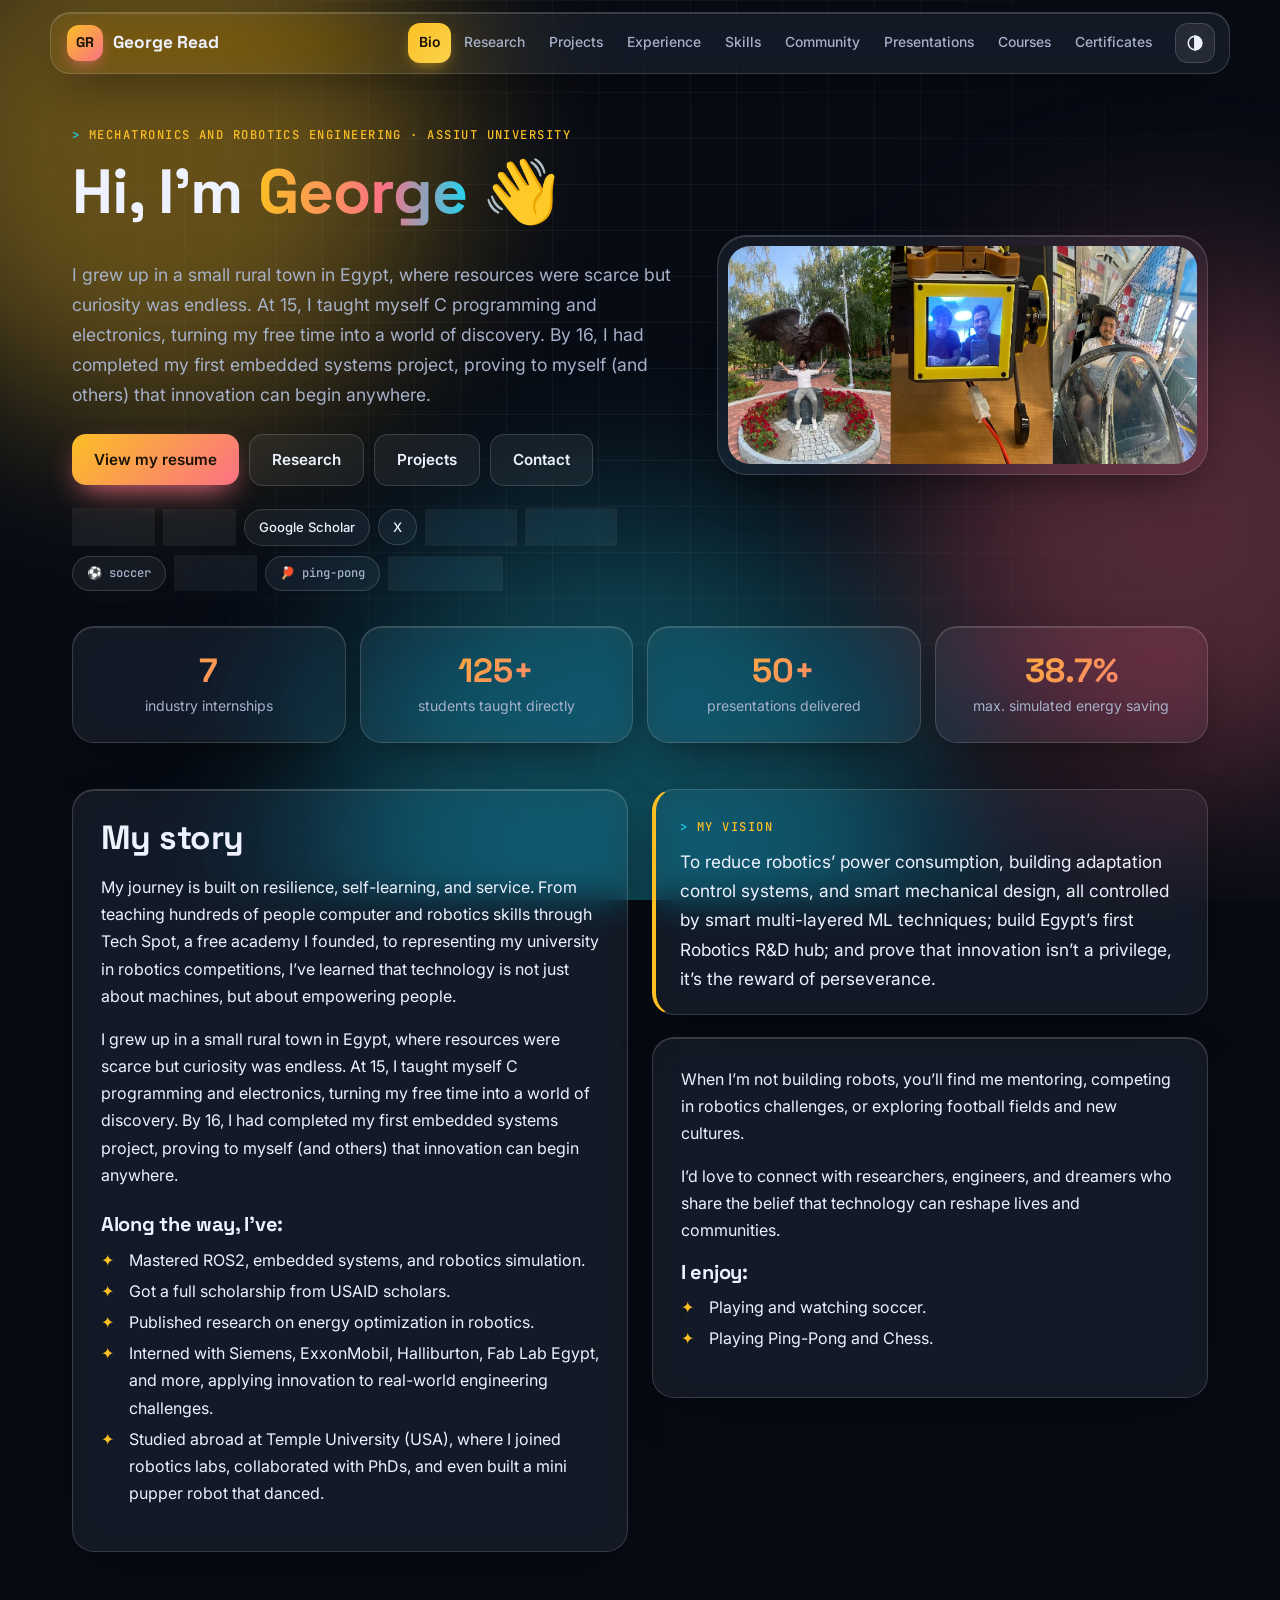
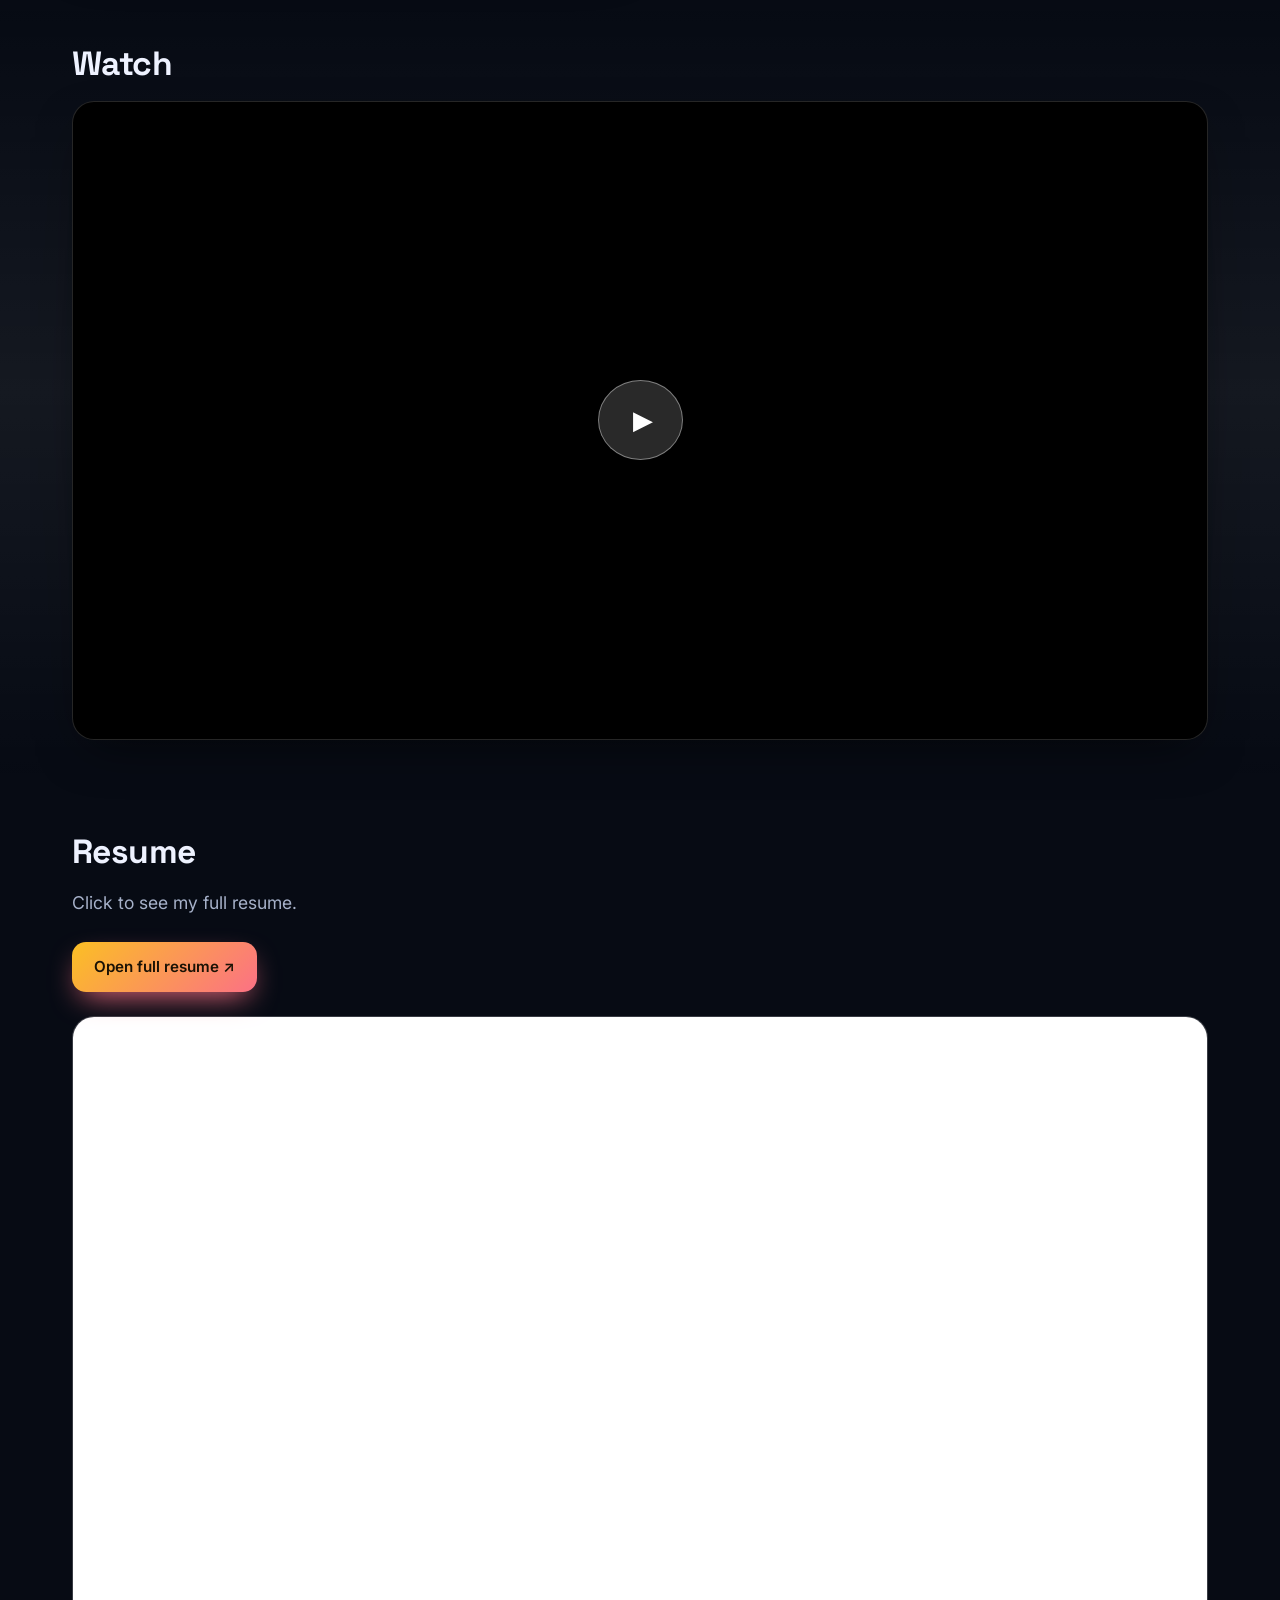
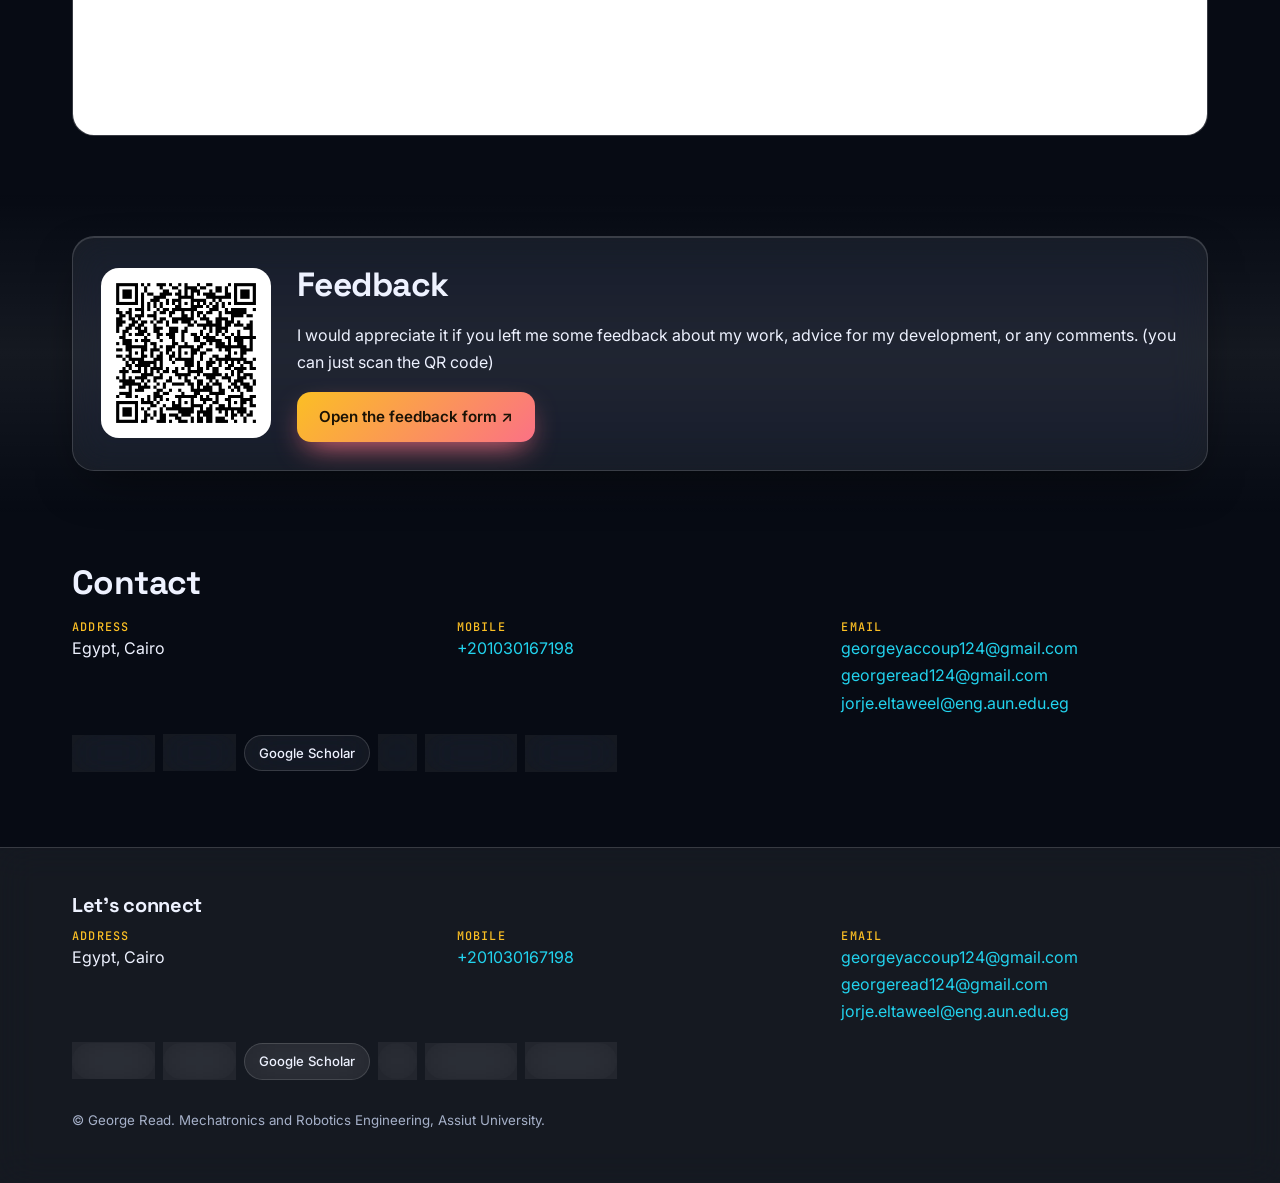
<file: index.html>
<!DOCTYPE html>
<html lang="en">
<head>
<meta charset="utf-8"><meta name="viewport" content="width=device-width,initial-scale=1">
<title>George Read | Mechatronics &amp; Robotics Engineer</title>
<meta name="description" content="George Read: Mechatronics and Robotics Engineering graduate from Assiut University. Robotics, ROS2, embedded systems, automation and energy-efficient control research.">
<meta property="og:type" content="website"><meta property="og:title" content="George Read | Mechatronics &amp; Robotics Engineer"><meta property="og:description" content="George Read: Mechatronics and Robotics Engineering student at Assiut University. Robotics, ROS2, embedded systems, automation and energy-efficient control research.">

<meta name="twitter:card" content="summary_large_image"><meta name="theme-color" content="#070b14"><meta name="color-scheme" content="dark light">
<link rel="icon" href="assets/favicon.svg" type="image/svg+xml">
<link rel="preconnect" href="https://fonts.googleapis.com"><link rel="preconnect" href="https://fonts.gstatic.com" crossorigin>
<link rel="stylesheet" href="https://fonts.googleapis.com/css2?family=Inter:wght@400;500;600&family=JetBrains+Mono:wght@400;500&family=Space+Grotesk:wght@500;700&display=swap">
<link rel="stylesheet" href="assets/css/style.css"><script type="application/ld+json">{"@context": "https://schema.org", "@type": "Person", "name": "George Yaccoup Altaweel Read", "alternateName": "George Read", "jobTitle": "Mechatronics and Robotics Engineer", "affiliation": {"@type": "CollegeOrUniversity", "name": "Assiut University"}, "address": {"@type": "PostalAddress", "addressLocality": "Assiut", "addressCountry": "EG"}, "email": "georgeyaccoup124@gmail.com", "telephone": "+201030167198", "sameAs": ["https://www.linkedin.com/in/george-yaccoup/", "https://github.com/georgeyaccoup", "https://scholar.google.com/citations?user=r1-InQ8AAAAJ&hl=en", "https://x.com/yaccoupgeorge", "https://www.instagram.com/george_yaccoup124/", "https://www.facebook.com/share/1CzhpdvQAa/"]}</script>
</head>
<body>
<div class="orbs" aria-hidden="true"><i></i><i></i><i></i></div>
<a class="skip" href="#main">Skip to content</a><div id="progress"></div>
<header class="nav"><div class="wrap">
<a class="brand" href="index.html"><span class="logo">GR</span>George Read</a>
<nav class="links" id="links" aria-label="Main"><a href="index.html" class="on" aria-current="page">Bio</a><a href="research.html">Research</a><a href="projects.html">Projects</a><a href="experience.html">Experience</a><a href="skills.html">Skills</a><a href="community.html">Community</a><a href="presentations.html">Presentations</a><a href="courses.html">Courses</a><a href="certificates.html">Certificates</a></nav>
<button class="icon-btn theme" id="theme" aria-label="Toggle light/dark theme"><svg width="18" height="18" viewBox="0 0 24 24" fill="none" stroke="currentColor" stroke-width="2" stroke-linecap="round"><circle cx="12" cy="12" r="9"/><path d="M12 3v18" /><path d="M12 3a9 9 0 0 1 0 18z" fill="currentColor"/></svg></button>
<button class="icon-btn burger" id="burger" aria-label="Menu" aria-expanded="false"><svg width="18" height="18" viewBox="0 0 24 24" fill="none" stroke="currentColor" stroke-width="2" stroke-linecap="round"><path d="M4 7h16M4 12h16M4 17h16"/></svg></button>
</div></header>
<main id="main"><section class="hero"><div class="wrap grid"><div class="rv">
<span class="eyebrow">Mechatronics and Robotics Engineering · Assiut University</span>
<h1>Hi, I’m <span class="grad">George</span> 👋</h1>
<p class="lead">I grew up in a small rural town in Egypt, where resources were scarce but curiosity was endless. At 15, I taught myself C programming and electronics, turning my free time into a world of discovery. By 16, I had completed my first embedded systems project, proving to myself (and others) that innovation can begin anywhere.</p>
<div class="btns"><a class="btn pri" href="#resume">View my resume</a><a class="btn" href="research.html">Research</a><a class="btn" href="projects.html">Projects</a><a class="btn" href="#contact">Contact</a></div>
<div class="pills"><a class="pill" href="https://www.linkedin.com/in/george-yaccoup/" target="_blank" rel="noopener">LinkedIn</a><a class="pill" href="https://github.com/georgeyaccoup" target="_blank" rel="noopener">GitHub</a><a class="pill" href="https://scholar.google.com/citations?user=r1-InQ8AAAAJ&amp;hl=en" target="_blank" rel="noopener">Google Scholar</a><a class="pill" href="https://x.com/yaccoupgeorge" target="_blank" rel="noopener">X</a><a class="pill" href="https://www.instagram.com/george_yaccoup124/" target="_blank" rel="noopener">Instagram</a><a class="pill" href="https://www.facebook.com/share/1CzhpdvQAa/" target="_blank" rel="noopener">Facebook</a></div>
<div class="pills"><span class="pill fun">⚽ soccer</span><span class="pill fun">♟ chess</span><span class="pill fun">🏓 ping-pong</span><span class="pill fun">🎓 mentoring</span></div>
</div><div class="hero-img rv"><a href="assets/img/bio/george-read-hero-banner-p0.webp" data-lb="hero" data-cap="George Read"><img src="assets/img/bio/george-read-hero-banner-p0.webp" width="640" height="297" alt="George Read: robotics and engineering highlights"></a></div></div></section><div class="wrap"><div class="stats"><div class="stat rv"><b data-count="7" data-suffix="">7</b><span>industry internships</span></div><div class="stat rv"><b data-count="125" data-suffix="+">125+</b><span>students taught directly</span></div><div class="stat rv"><b data-count="50" data-suffix="+">50+</b><span>presentations delivered</span></div><div class="stat rv"><b data-count="38.7" data-suffix="%">38.7%</b><span>max. simulated energy saving</span></div></div></div><section class="sec"><div class="wrap"><div class="two"><div class="card rv"><h2>My story</h2><p>My journey is built on resilience, self-learning, and service. From teaching hundreds of people computer and robotics skills through Tech Spot, a free academy I founded, to representing my university in robotics competitions, I’ve learned that technology is not just about machines, but about empowering people.</p><p>I grew up in a small rural town in Egypt, where resources were scarce but curiosity was endless. At 15, I taught myself C programming and electronics, turning my free time into a world of discovery. By 16, I had completed my first embedded systems project, proving to myself (and others) that innovation can begin anywhere.</p>
<h3 style="margin-top:1.2em">Along the way, I’ve:</h3><ul class="check"><li>Mastered ROS2, embedded systems, and robotics simulation.</li><li>Got a full scholarship from USAID scholars.</li><li>Published research on energy optimization in robotics.</li><li>Interned with Siemens, ExxonMobil, Halliburton, Fab Lab Egypt, and more, applying innovation to real-world engineering challenges.</li><li>Studied abroad at Temple University (USA), where I joined robotics labs, collaborated with PhDs, and even built a mini pupper robot that danced.</li></ul></div>
<div><div class="quote rv"><span class="eyebrow">My vision</span><p style="margin:0">To reduce robotics’ power consumption, building adaptation control systems, and smart mechanical design, all controlled by smart multi-layered ML techniques; build Egypt’s first Robotics R&amp;D hub; and prove that innovation isn’t a privilege, it’s the reward of perseverance.</p></div>
<div class="card rv" style="margin-top:22px"><p>When I’m not building robots, you’ll find me mentoring, competing in robotics challenges, or exploring football fields and new cultures.</p><p>I’d love to connect with researchers, engineers, and dreamers who share the belief that technology can reshape lives and communities.</p><h3>I enjoy:</h3><ul class="check"><li>Playing and watching soccer.</li><li>Playing Ping-Pong and Chess.</li></ul></div></div></div></div></section><section class="sec alt"><div class="wrap"><h2>Watch</h2><div class="vid" data-yt="Rc7--QmobW4" data-title="George Read: introduction video"><button type="button" aria-label="Play video: George Read: introduction video"></button></div></div></section><section class="sec" id="resume"><div class="wrap"><h2>Resume</h2><p class="lead">Click to see my full resume.</p>
<div class="btns"><a class="btn pri" href="https://drive.google.com/file/d/1xLezP3o81pXRpRXxeOxk9F3aaRt-gBpb/view?usp=sharing" target="_blank" rel="noopener">Open full resume ↗</a></div>
<iframe class="frame" src="https://drive.google.com/file/d/1xLezP3o81pXRpRXxeOxk9F3aaRt-gBpb/preview" title="George Read resume" loading="lazy"></iframe></div></section><section class="sec alt"><div class="wrap"><div class="card fb"><img src="assets/img/feedback-qr.png" width="170" height="170" alt="QR code linking to the feedback form"><div><h2>Feedback</h2><p>I would appreciate it if you left me some feedback about my work, advice for my development, or any comments. (you can just scan the QR code)</p><a class="btn pri" href="https://docs.google.com/forms/d/e/1FAIpQLSd8nn_WpLrHY5jV5SJzPiBdSsbkWQz-CBs0Tmbnlb9qqT5AoQ/viewform?usp=sharing" target="_blank" rel="noopener">Open the feedback form ↗</a></div></div></div></section><section class="sec" id="contact"><div class="wrap"><h2>Contact</h2><div class="contact"><div><b>Address</b>Egypt, Cairo</div><div><b>Mobile</b><a href="tel:+201030167198">+201030167198</a></div><div><b>Email</b><a href="mailto:georgeyaccoup124@gmail.com">georgeyaccoup124@gmail.com</a><br><a href="mailto:georgeread124@gmail.com">georgeread124@gmail.com</a><br><a href="mailto:jorje.eltaweel@eng.aun.edu.eg">jorje.eltaweel@eng.aun.edu.eg</a></div></div><div class="pills" style="margin-top:18px"><a class="pill" href="https://www.linkedin.com/in/george-yaccoup/" target="_blank" rel="noopener">LinkedIn</a><a class="pill" href="https://github.com/georgeyaccoup" target="_blank" rel="noopener">GitHub</a><a class="pill" href="https://scholar.google.com/citations?user=r1-InQ8AAAAJ&amp;hl=en" target="_blank" rel="noopener">Google Scholar</a><a class="pill" href="https://x.com/yaccoupgeorge" target="_blank" rel="noopener">X</a><a class="pill" href="https://www.instagram.com/george_yaccoup124/" target="_blank" rel="noopener">Instagram</a><a class="pill" href="https://www.facebook.com/share/1CzhpdvQAa/" target="_blank" rel="noopener">Facebook</a></div></div></section></main>
<footer><div class="wrap"><h3>Let’s connect</h3><div class="contact"><div><b>Address</b>Egypt, Cairo</div><div><b>Mobile</b><a href="tel:+201030167198">+201030167198</a></div><div><b>Email</b><a href="mailto:georgeyaccoup124@gmail.com">georgeyaccoup124@gmail.com</a><br><a href="mailto:georgeread124@gmail.com">georgeread124@gmail.com</a><br><a href="mailto:jorje.eltaweel@eng.aun.edu.eg">jorje.eltaweel@eng.aun.edu.eg</a></div></div><div class="pills" style="margin-top:18px"><a class="pill" href="https://www.linkedin.com/in/george-yaccoup/" target="_blank" rel="noopener">LinkedIn</a><a class="pill" href="https://github.com/georgeyaccoup" target="_blank" rel="noopener">GitHub</a><a class="pill" href="https://scholar.google.com/citations?user=r1-InQ8AAAAJ&amp;hl=en" target="_blank" rel="noopener">Google Scholar</a><a class="pill" href="https://x.com/yaccoupgeorge" target="_blank" rel="noopener">X</a><a class="pill" href="https://www.instagram.com/george_yaccoup124/" target="_blank" rel="noopener">Instagram</a><a class="pill" href="https://www.facebook.com/share/1CzhpdvQAa/" target="_blank" rel="noopener">Facebook</a></div><p style="margin-top:26px"><small>© George Read. Mechatronics and Robotics Engineering, Assiut University.</small></p></div></footer>
<script src="assets/js/app.js" defer></script>
</body></html>
</file>
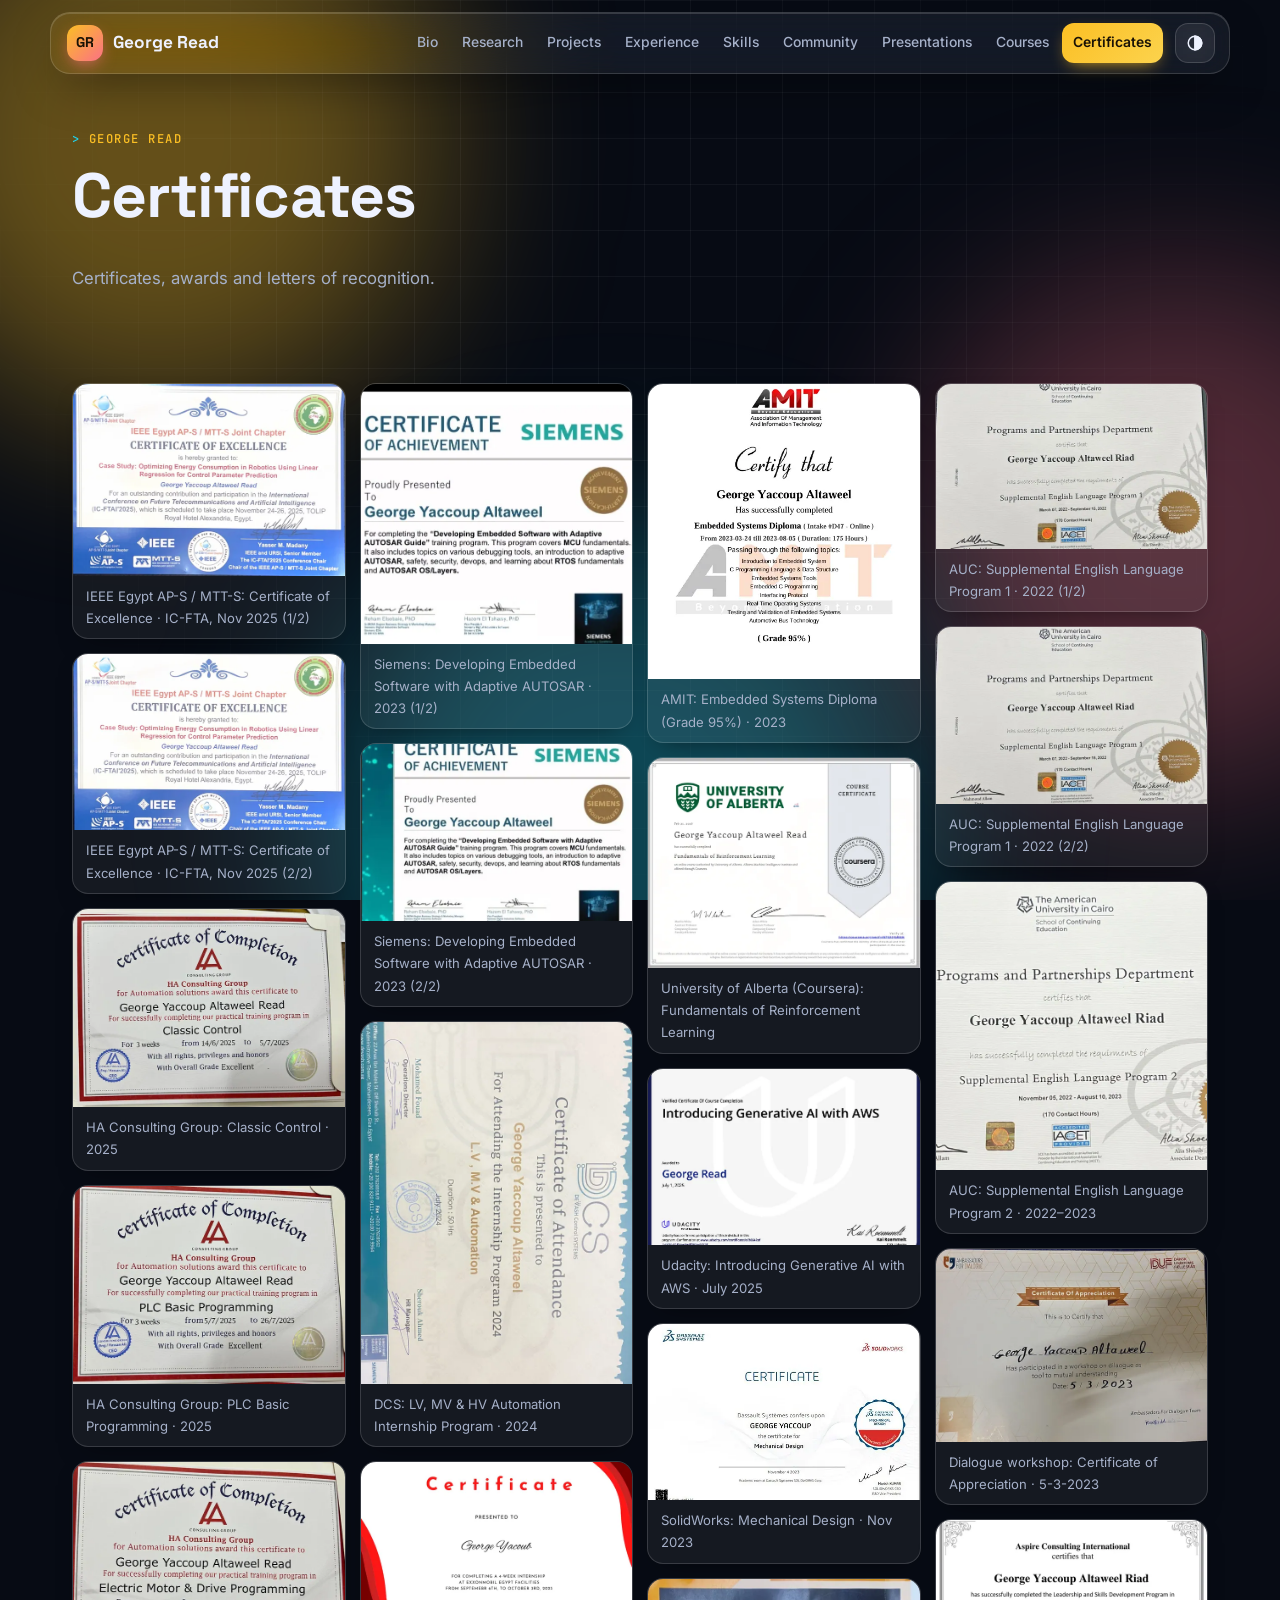
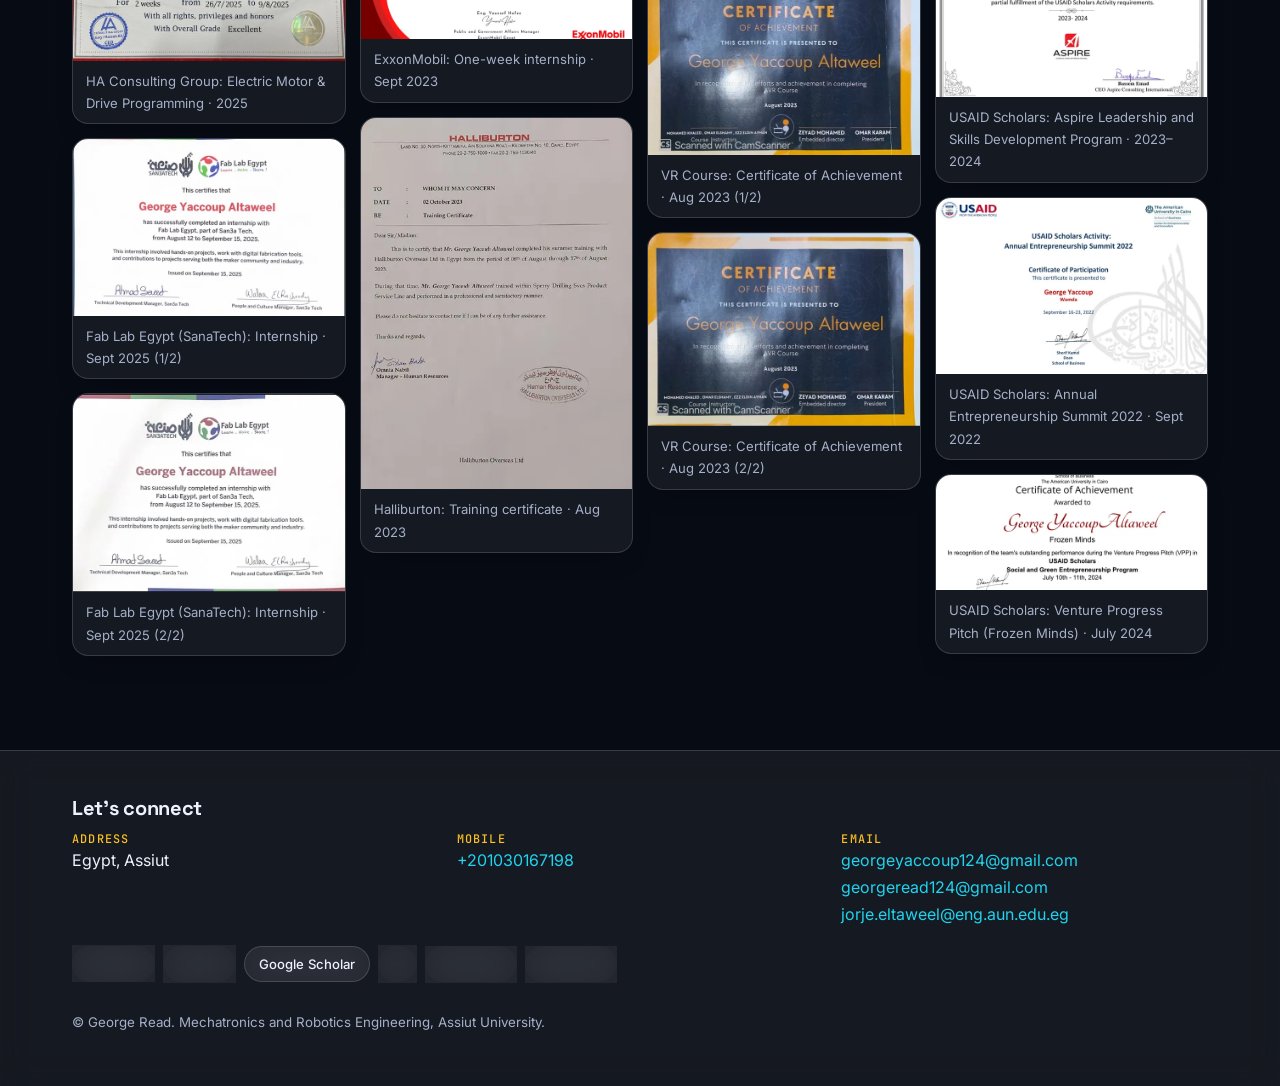
<file: certificates.html>
<!DOCTYPE html>
<html lang="en">
<head>
<meta charset="utf-8"><meta name="viewport" content="width=device-width,initial-scale=1">
<title>George Read | Certificates</title>
<meta name="description" content="Certificates, awards and letters of recognition.">
<meta property="og:type" content="website"><meta property="og:title" content="George Read | Certificates"><meta property="og:description" content="Certificates, awards and letters of recognition.">

<meta name="twitter:card" content="summary_large_image"><meta name="theme-color" content="#070b14"><meta name="color-scheme" content="dark light">
<link rel="icon" href="assets/favicon.svg" type="image/svg+xml">
<link rel="preconnect" href="https://fonts.googleapis.com"><link rel="preconnect" href="https://fonts.gstatic.com" crossorigin>
<link rel="stylesheet" href="https://fonts.googleapis.com/css2?family=Inter:wght@400;500;600&family=JetBrains+Mono:wght@400;500&family=Space+Grotesk:wght@500;700&display=swap">
<link rel="stylesheet" href="assets/css/style.css">
</head>
<body>
<div class="orbs" aria-hidden="true"><i></i><i></i><i></i></div>
<a class="skip" href="#main">Skip to content</a><div id="progress"></div>
<header class="nav"><div class="wrap">
<a class="brand" href="index.html"><span class="logo">GR</span>George Read</a>
<nav class="links" id="links" aria-label="Main"><a href="index.html">Bio</a><a href="research.html">Research</a><a href="projects.html">Projects</a><a href="experience.html">Experience</a><a href="skills.html">Skills</a><a href="community.html">Community</a><a href="presentations.html">Presentations</a><a href="courses.html">Courses</a><a href="certificates.html" class="on" aria-current="page">Certificates</a></nav>
<button class="icon-btn theme" id="theme" aria-label="Toggle light/dark theme"><svg width="18" height="18" viewBox="0 0 24 24" fill="none" stroke="currentColor" stroke-width="2" stroke-linecap="round"><circle cx="12" cy="12" r="9"/><path d="M12 3v18" /><path d="M12 3a9 9 0 0 1 0 18z" fill="currentColor"/></svg></button>
<button class="icon-btn burger" id="burger" aria-label="Menu" aria-expanded="false"><svg width="18" height="18" viewBox="0 0 24 24" fill="none" stroke="currentColor" stroke-width="2" stroke-linecap="round"><path d="M4 7h16M4 12h16M4 17h16"/></svg></button>
</div></header>
<main id="main"><div class="ph"><div class="wrap"><span class="eyebrow">George Read</span><h1>Certificates</h1><p>Certificates, awards and letters of recognition.</p></div></div><section class="sec"><div class="wrap"><div class="gal" style="columns:4 250px"><figure class="shot"><a href="assets/img/certificates/ieee-egypt-ap-s-mtt-s-certificate-of-excellenc-p1.webp" data-lb="certs" data-cap="IEEE Egypt AP-S / MTT-S: Certificate of Excellence · IC-FTA, Nov 2025 (1/2)"><img src="assets/img/certificates/ieee-egypt-ap-s-mtt-s-certificate-of-excellenc-p1-sm.webp" width="640" height="453" loading="lazy" decoding="async" alt="Certificate: IEEE Egypt AP-S / MTT-S: Certificate of Excellence"></a><figcaption>IEEE Egypt AP-S / MTT-S: Certificate of Excellence · IC-FTA, Nov 2025 (1/2)</figcaption></figure><figure class="shot"><a href="assets/img/certificates/ieee-egypt-ap-s-mtt-s-certificate-of-excellenc-p92.webp" data-lb="certs" data-cap="IEEE Egypt AP-S / MTT-S: Certificate of Excellence · IC-FTA, Nov 2025 (2/2)"><img src="assets/img/certificates/ieee-egypt-ap-s-mtt-s-certificate-of-excellenc-p92-sm.webp" width="640" height="415" loading="lazy" decoding="async" alt="Certificate: IEEE Egypt AP-S / MTT-S: Certificate of Excellence"></a><figcaption>IEEE Egypt AP-S / MTT-S: Certificate of Excellence · IC-FTA, Nov 2025 (2/2)</figcaption></figure><figure class="shot"><a href="assets/img/certificates/ha-consulting-group-classic-control-j16.webp" data-lb="certs" data-cap="HA Consulting Group: Classic Control · 2025"><img src="assets/img/certificates/ha-consulting-group-classic-control-j16-sm.webp" width="640" height="467" loading="lazy" decoding="async" alt="Certificate: HA Consulting Group: Classic Control"></a><figcaption>HA Consulting Group: Classic Control · 2025</figcaption></figure><figure class="shot"><a href="assets/img/certificates/ha-consulting-group-plc-basic-programming-j23.webp" data-lb="certs" data-cap="HA Consulting Group: PLC Basic Programming · 2025"><img src="assets/img/certificates/ha-consulting-group-plc-basic-programming-j23-sm.webp" width="640" height="467" loading="lazy" decoding="async" alt="Certificate: HA Consulting Group: PLC Basic Programming"></a><figcaption>HA Consulting Group: PLC Basic Programming · 2025</figcaption></figure><figure class="shot"><a href="assets/img/certificates/ha-consulting-group-electric-motor-drive-progr-j17.webp" data-lb="certs" data-cap="HA Consulting Group: Electric Motor &amp; Drive Programming · 2025"><img src="assets/img/certificates/ha-consulting-group-electric-motor-drive-progr-j17-sm.webp" width="640" height="467" loading="lazy" decoding="async" alt="Certificate: HA Consulting Group: Electric Motor &amp; Drive Programming"></a><figcaption>HA Consulting Group: Electric Motor &amp; Drive Programming · 2025</figcaption></figure><figure class="shot"><a href="assets/img/certificates/fab-lab-egypt-sanatech-internship-p94.webp" data-lb="certs" data-cap="Fab Lab Egypt (SanaTech): Internship · Sept 2025 (1/2)"><img src="assets/img/certificates/fab-lab-egypt-sanatech-internship-p94-sm.webp" width="640" height="416" loading="lazy" decoding="async" alt="Certificate: Fab Lab Egypt (SanaTech): Internship"></a><figcaption>Fab Lab Egypt (SanaTech): Internship · Sept 2025 (1/2)</figcaption></figure><figure class="shot"><a href="assets/img/certificates/fab-lab-egypt-sanatech-internship-j22.webp" data-lb="certs" data-cap="Fab Lab Egypt (SanaTech): Internship · Sept 2025 (2/2)"><img src="assets/img/certificates/fab-lab-egypt-sanatech-internship-j22-sm.webp" width="640" height="467" loading="lazy" decoding="async" alt="Certificate: Fab Lab Egypt (SanaTech): Internship"></a><figcaption>Fab Lab Egypt (SanaTech): Internship · Sept 2025 (2/2)</figcaption></figure><figure class="shot"><a href="assets/img/certificates/siemens-developing-embedded-software-with-adap-p69.webp" data-lb="certs" data-cap="Siemens: Developing Embedded Software with Adaptive AUTOSAR · 2023 (1/2)"><img src="assets/img/certificates/siemens-developing-embedded-software-with-adap-p69-sm.webp" width="613" height="587" loading="lazy" decoding="async" alt="Certificate: Siemens: Developing Embedded Software with Adaptive AUTOSAR"></a><figcaption>Siemens: Developing Embedded Software with Adaptive AUTOSAR · 2023 (1/2)</figcaption></figure><figure class="shot"><a href="assets/img/certificates/siemens-developing-embedded-software-with-adap-p90.webp" data-lb="certs" data-cap="Siemens: Developing Embedded Software with Adaptive AUTOSAR · 2023 (2/2)"><img src="assets/img/certificates/siemens-developing-embedded-software-with-adap-p90-sm.webp" width="640" height="416" loading="lazy" decoding="async" alt="Certificate: Siemens: Developing Embedded Software with Adaptive AUTOSAR"></a><figcaption>Siemens: Developing Embedded Software with Adaptive AUTOSAR · 2023 (2/2)</figcaption></figure><figure class="shot"><a href="assets/img/certificates/dcs-lv-mv-hv-automation-internship-program-p67.webp" data-lb="certs" data-cap="DCS: LV, MV &amp; HV Automation Internship Program · 2024"><img src="assets/img/certificates/dcs-lv-mv-hv-automation-internship-program-p67-sm.webp" width="600" height="800" loading="lazy" decoding="async" alt="Certificate: DCS: LV, MV &amp; HV Automation Internship Program"></a><figcaption>DCS: LV, MV &amp; HV Automation Internship Program · 2024</figcaption></figure><figure class="shot"><a href="assets/img/certificates/exxonmobil-one-week-internship-p91.webp" data-lb="certs" data-cap="ExxonMobil: One-week internship · Sept 2023"><img src="assets/img/certificates/exxonmobil-one-week-internship-p91-sm.webp" width="640" height="416" loading="lazy" decoding="async" alt="Certificate: ExxonMobil: One-week internship"></a><figcaption>ExxonMobil: One-week internship · Sept 2023</figcaption></figure><figure class="shot"><a href="assets/img/certificates/halliburton-training-certificate-p89.webp" data-lb="certs" data-cap="Halliburton: Training certificate · Aug 2023"><img src="assets/img/certificates/halliburton-training-certificate-p89-sm.webp" width="398" height="545" loading="lazy" decoding="async" alt="Certificate: Halliburton: Training certificate"></a><figcaption>Halliburton: Training certificate · Aug 2023</figcaption></figure><figure class="shot"><a href="assets/img/courses/extra-course-p85.webp" data-lb="certs" data-cap="AMIT: Embedded Systems Diploma (Grade 95%) · 2023"><img src="assets/img/courses/extra-course-p85-sm.webp" width="493" height="537" loading="lazy" decoding="async" alt="Certificate: AMIT: Embedded Systems Diploma (Grade 95%)"></a><figcaption>AMIT: Embedded Systems Diploma (Grade 95%) · 2023</figcaption></figure><figure class="shot"><a href="assets/img/certificates/university-of-alberta-coursera-fundamentals-of-p84.webp" data-lb="certs" data-cap="University of Alberta (Coursera): Fundamentals of Reinforcement Learning"><img src="assets/img/certificates/university-of-alberta-coursera-fundamentals-of-p84-sm.webp" width="640" height="495" loading="lazy" decoding="async" alt="Certificate: University of Alberta (Coursera): Fundamentals of Reinforcement Learning"></a><figcaption>University of Alberta (Coursera): Fundamentals of Reinforcement Learning</figcaption></figure><figure class="shot"><a href="assets/img/certificates/udacity-introducing-generative-ai-with-aws-p93.webp" data-lb="certs" data-cap="Udacity: Introducing Generative AI with AWS · July 2025"><img src="assets/img/certificates/udacity-introducing-generative-ai-with-aws-p93-sm.webp" width="640" height="416" loading="lazy" decoding="async" alt="Certificate: Udacity: Introducing Generative AI with AWS"></a><figcaption>Udacity: Introducing Generative AI with AWS · July 2025</figcaption></figure><figure class="shot"><a href="assets/img/certificates/solidworks-mechanical-design-p95.webp" data-lb="certs" data-cap="SolidWorks: Mechanical Design · Nov 2023"><img src="assets/img/certificates/solidworks-mechanical-design-p95-sm.webp" width="541" height="351" loading="lazy" decoding="async" alt="Certificate: SolidWorks: Mechanical Design"></a><figcaption>SolidWorks: Mechanical Design · Nov 2023</figcaption></figure><figure class="shot"><a href="assets/img/certificates/vr-course-certificate-of-achievement-j21.webp" data-lb="certs" data-cap="VR Course: Certificate of Achievement · Aug 2023 (1/2)"><img src="assets/img/certificates/vr-course-certificate-of-achievement-j21-sm.webp" width="640" height="415" loading="lazy" decoding="async" alt="Certificate: VR Course: Certificate of Achievement"></a><figcaption>VR Course: Certificate of Achievement · Aug 2023 (1/2)</figcaption></figure><figure class="shot"><a href="assets/img/certificates/vr-course-certificate-of-achievement-p76.webp" data-lb="certs" data-cap="VR Course: Certificate of Achievement · Aug 2023 (2/2)"><img src="assets/img/certificates/vr-course-certificate-of-achievement-p76-sm.webp" width="640" height="454" loading="lazy" decoding="async" alt="Certificate: VR Course: Certificate of Achievement"></a><figcaption>VR Course: Certificate of Achievement · Aug 2023 (2/2)</figcaption></figure><figure class="shot"><a href="assets/img/certificates/auc-supplemental-english-language-program-1-j18.webp" data-lb="certs" data-cap="AUC: Supplemental English Language Program 1 · 2022 (1/2)"><img src="assets/img/certificates/auc-supplemental-english-language-program-1-j18-sm.webp" width="640" height="389" loading="lazy" decoding="async" alt="Certificate: AUC: Supplemental English Language Program 1"></a><figcaption>AUC: Supplemental English Language Program 1 · 2022 (1/2)</figcaption></figure><figure class="shot"><a href="assets/img/certificates/auc-supplemental-english-language-program-1-j26.webp" data-lb="certs" data-cap="AUC: Supplemental English Language Program 1 · 2022 (2/2)"><img src="assets/img/certificates/auc-supplemental-english-language-program-1-j26-sm.webp" width="640" height="416" loading="lazy" decoding="async" alt="Certificate: AUC: Supplemental English Language Program 1"></a><figcaption>AUC: Supplemental English Language Program 1 · 2022 (2/2)</figcaption></figure><figure class="shot"><a href="assets/img/certificates/auc-supplemental-english-language-program-2-j19.webp" data-lb="certs" data-cap="AUC: Supplemental English Language Program 2 · 2022–2023"><img src="assets/img/certificates/auc-supplemental-english-language-program-2-j19-sm.webp" width="640" height="679" loading="lazy" decoding="async" alt="Certificate: AUC: Supplemental English Language Program 2"></a><figcaption>AUC: Supplemental English Language Program 2 · 2022–2023</figcaption></figure><figure class="shot"><a href="assets/img/certificates/dialogue-workshop-certificate-of-appreciation-j20.webp" data-lb="certs" data-cap="Dialogue workshop: Certificate of Appreciation · 5-3-2023"><img src="assets/img/certificates/dialogue-workshop-certificate-of-appreciation-j20-sm.webp" width="640" height="454" loading="lazy" decoding="async" alt="Certificate: Dialogue workshop: Certificate of Appreciation"></a><figcaption>Dialogue workshop: Certificate of Appreciation · 5-3-2023</figcaption></figure><figure class="shot"><a href="assets/img/certificates/usaid-scholars-aspire-leadership-and-skills-de-p83.webp" data-lb="certs" data-cap="USAID Scholars: Aspire Leadership and Skills Development Program · 2023–2024"><img src="assets/img/certificates/usaid-scholars-aspire-leadership-and-skills-de-p83-sm.webp" width="640" height="416" loading="lazy" decoding="async" alt="Certificate: USAID Scholars: Aspire Leadership and Skills Development Program"></a><figcaption>USAID Scholars: Aspire Leadership and Skills Development Program · 2023–2024</figcaption></figure><figure class="shot"><a href="assets/img/certificates/usaid-scholars-annual-entrepreneurship-summit--p87.webp" data-lb="certs" data-cap="USAID Scholars: Annual Entrepreneurship Summit 2022 · Sept 2022"><img src="assets/img/certificates/usaid-scholars-annual-entrepreneurship-summit--p87-sm.webp" width="640" height="416" loading="lazy" decoding="async" alt="Certificate: USAID Scholars: Annual Entrepreneurship Summit 2022"></a><figcaption>USAID Scholars: Annual Entrepreneurship Summit 2022 · Sept 2022</figcaption></figure><figure class="shot"><a href="assets/img/certificates/usaid-scholars-venture-progress-pitch-frozen-m-p88.webp" data-lb="certs" data-cap="USAID Scholars: Venture Progress Pitch (Frozen Minds) · July 2024"><img src="assets/img/certificates/usaid-scholars-venture-progress-pitch-frozen-m-p88-sm.webp" width="640" height="272" loading="lazy" decoding="async" alt="Certificate: USAID Scholars: Venture Progress Pitch (Frozen Minds)"></a><figcaption>USAID Scholars: Venture Progress Pitch (Frozen Minds) · July 2024</figcaption></figure></div></div></section></main>
<footer><div class="wrap"><h3>Let’s connect</h3><div class="contact"><div><b>Address</b>Egypt, Assiut</div><div><b>Mobile</b><a href="tel:+201030167198">+201030167198</a></div><div><b>Email</b><a href="mailto:georgeyaccoup124@gmail.com">georgeyaccoup124@gmail.com</a><br><a href="mailto:georgeread124@gmail.com">georgeread124@gmail.com</a><br><a href="mailto:jorje.eltaweel@eng.aun.edu.eg">jorje.eltaweel@eng.aun.edu.eg</a></div></div><div class="pills" style="margin-top:18px"><a class="pill" href="https://www.linkedin.com/in/george-yaccoup/" target="_blank" rel="noopener">LinkedIn</a><a class="pill" href="https://github.com/georgeyaccoup" target="_blank" rel="noopener">GitHub</a><a class="pill" href="https://scholar.google.com/citations?user=r1-InQ8AAAAJ&amp;hl=en" target="_blank" rel="noopener">Google Scholar</a><a class="pill" href="https://x.com/yaccoupgeorge" target="_blank" rel="noopener">X</a><a class="pill" href="https://www.instagram.com/george_yaccoup124/" target="_blank" rel="noopener">Instagram</a><a class="pill" href="https://www.facebook.com/share/1CzhpdvQAa/" target="_blank" rel="noopener">Facebook</a></div><p style="margin-top:26px"><small>© George Read. Mechatronics and Robotics Engineering, Assiut University.</small></p></div></footer>
<script src="assets/js/app.js" defer></script>
</body></html>
</file>
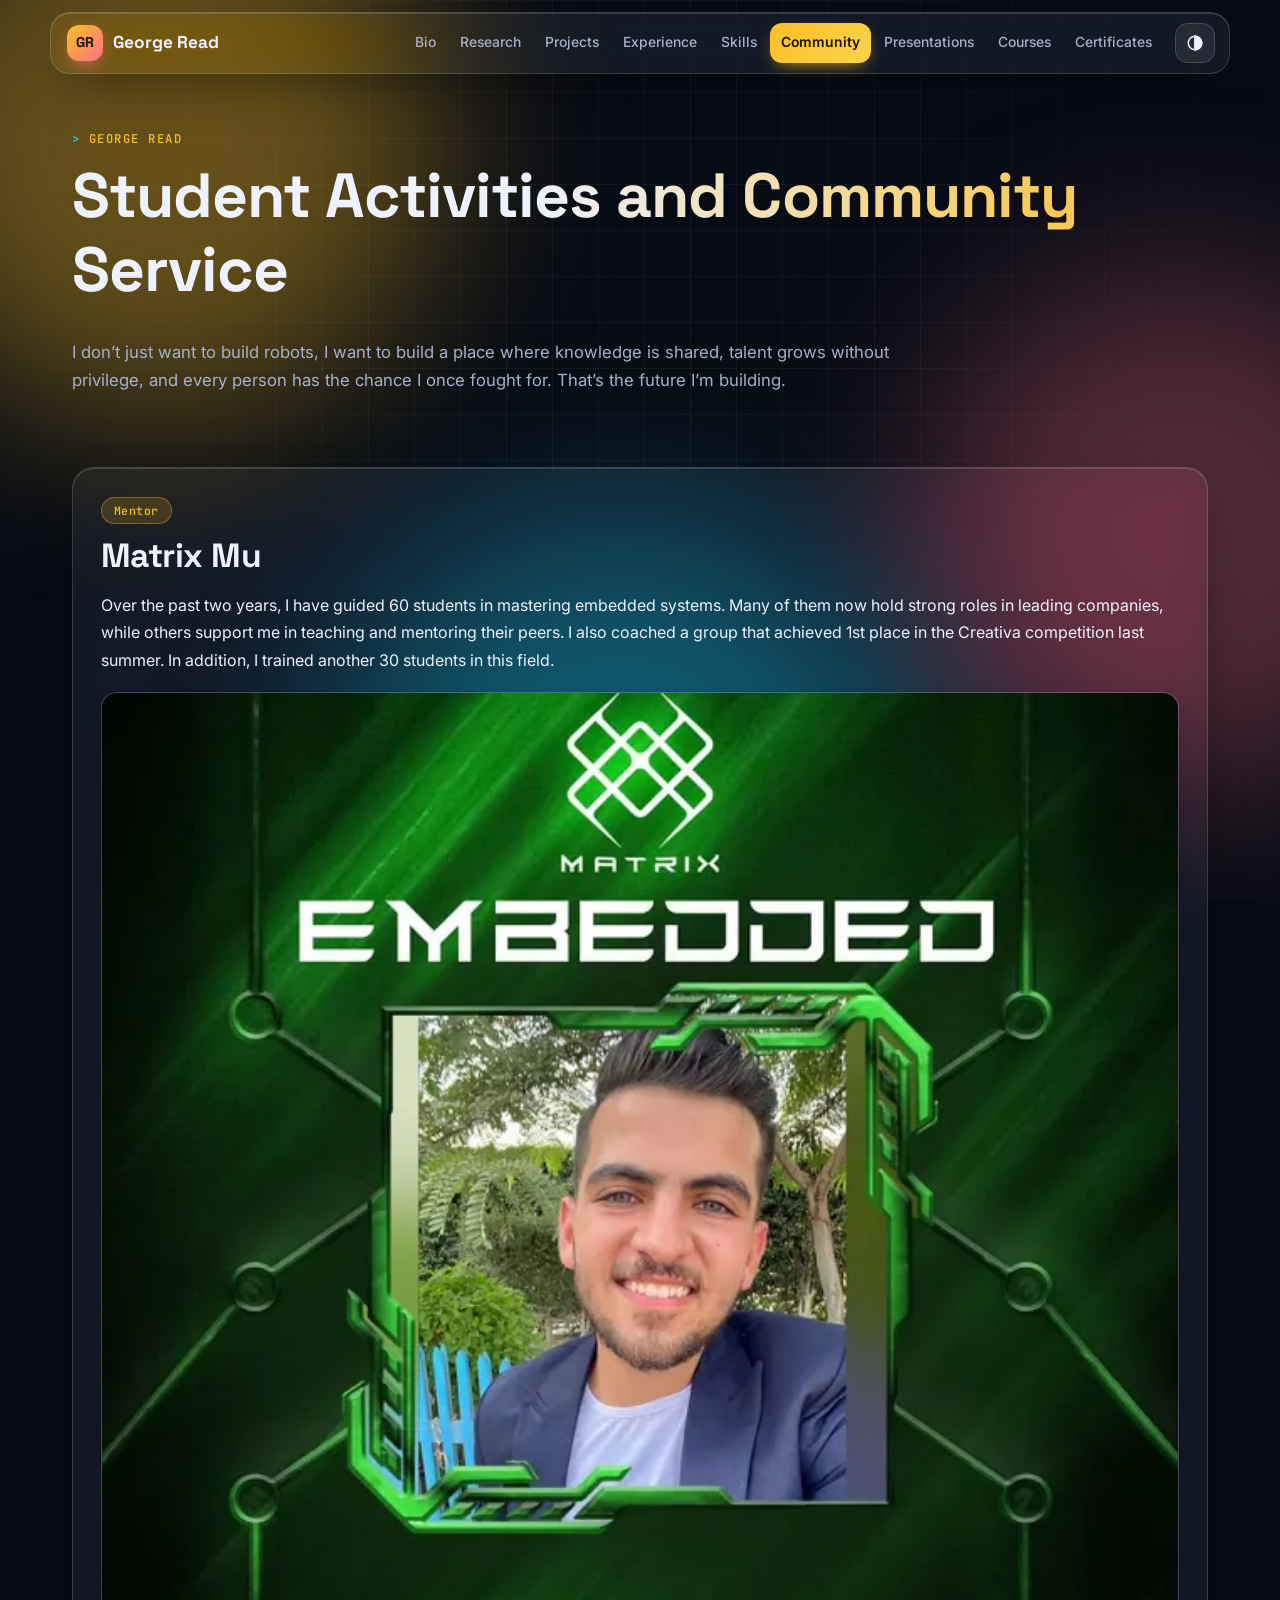
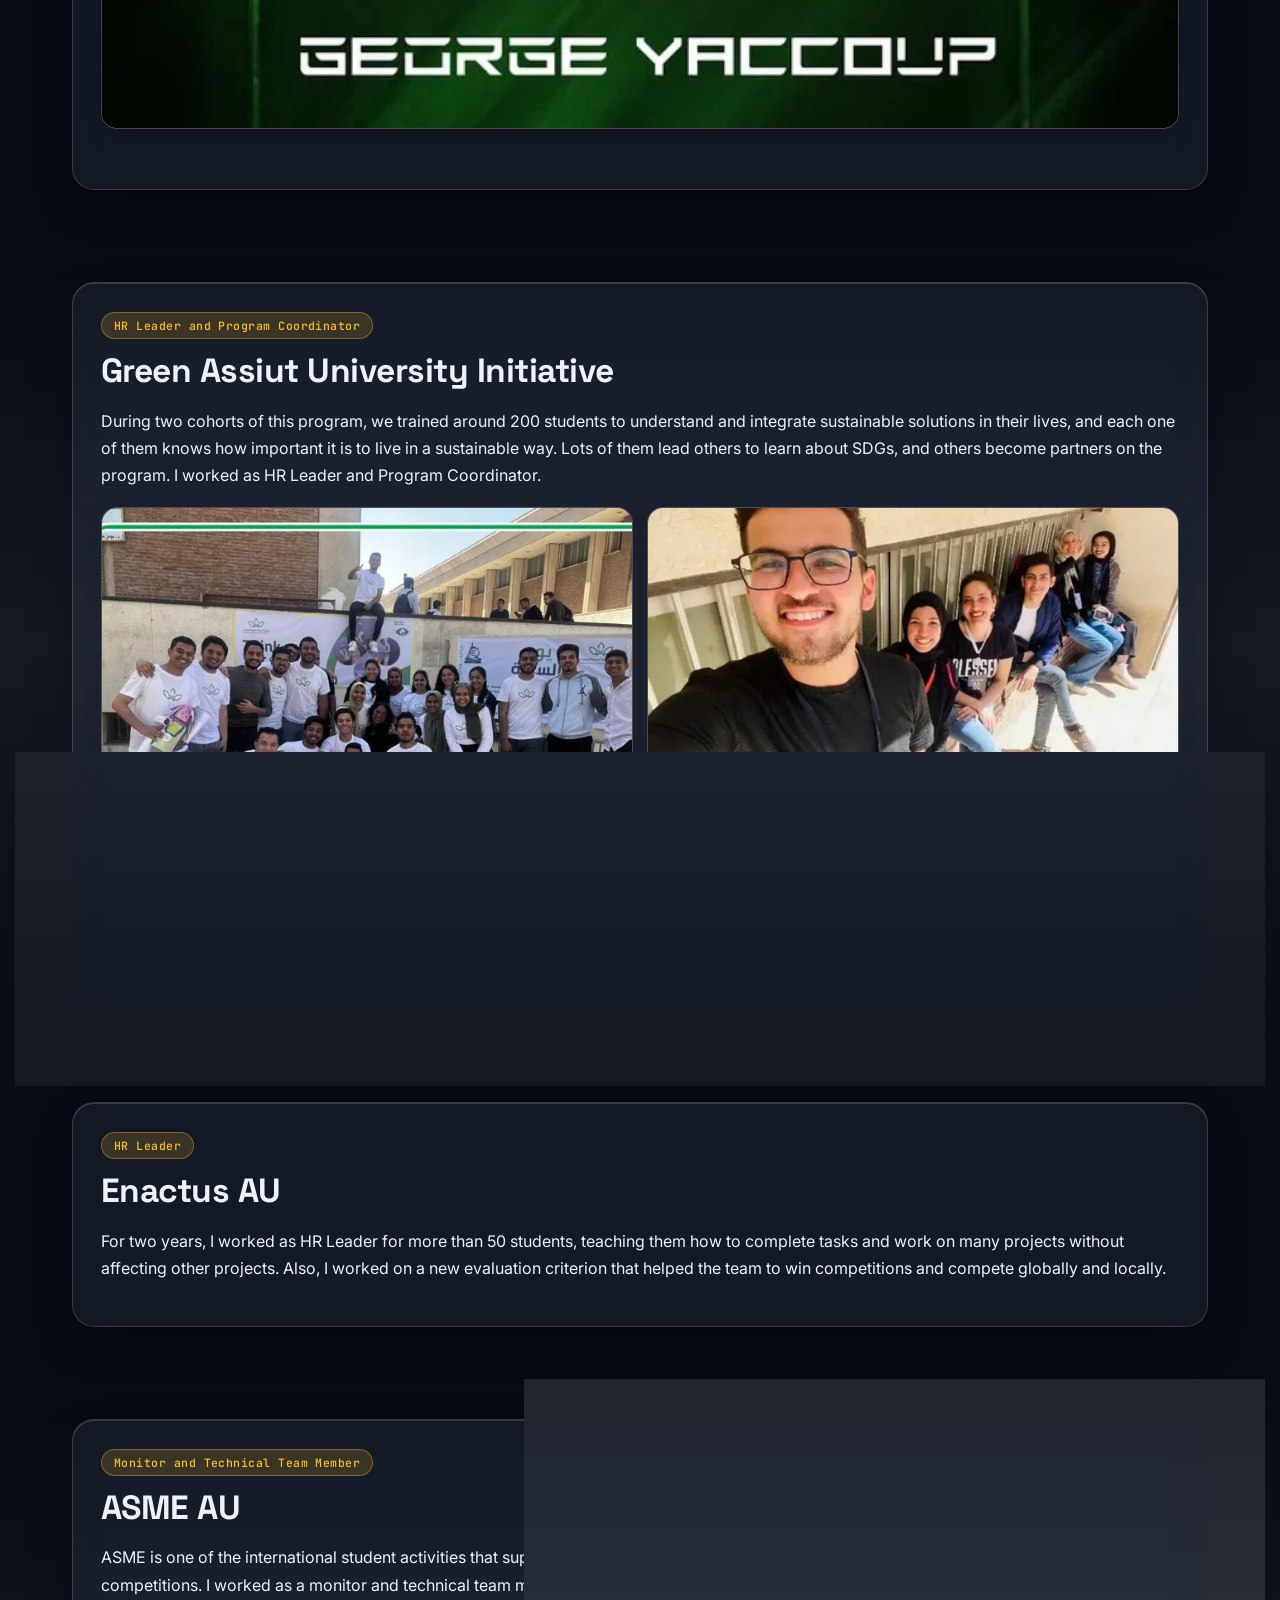
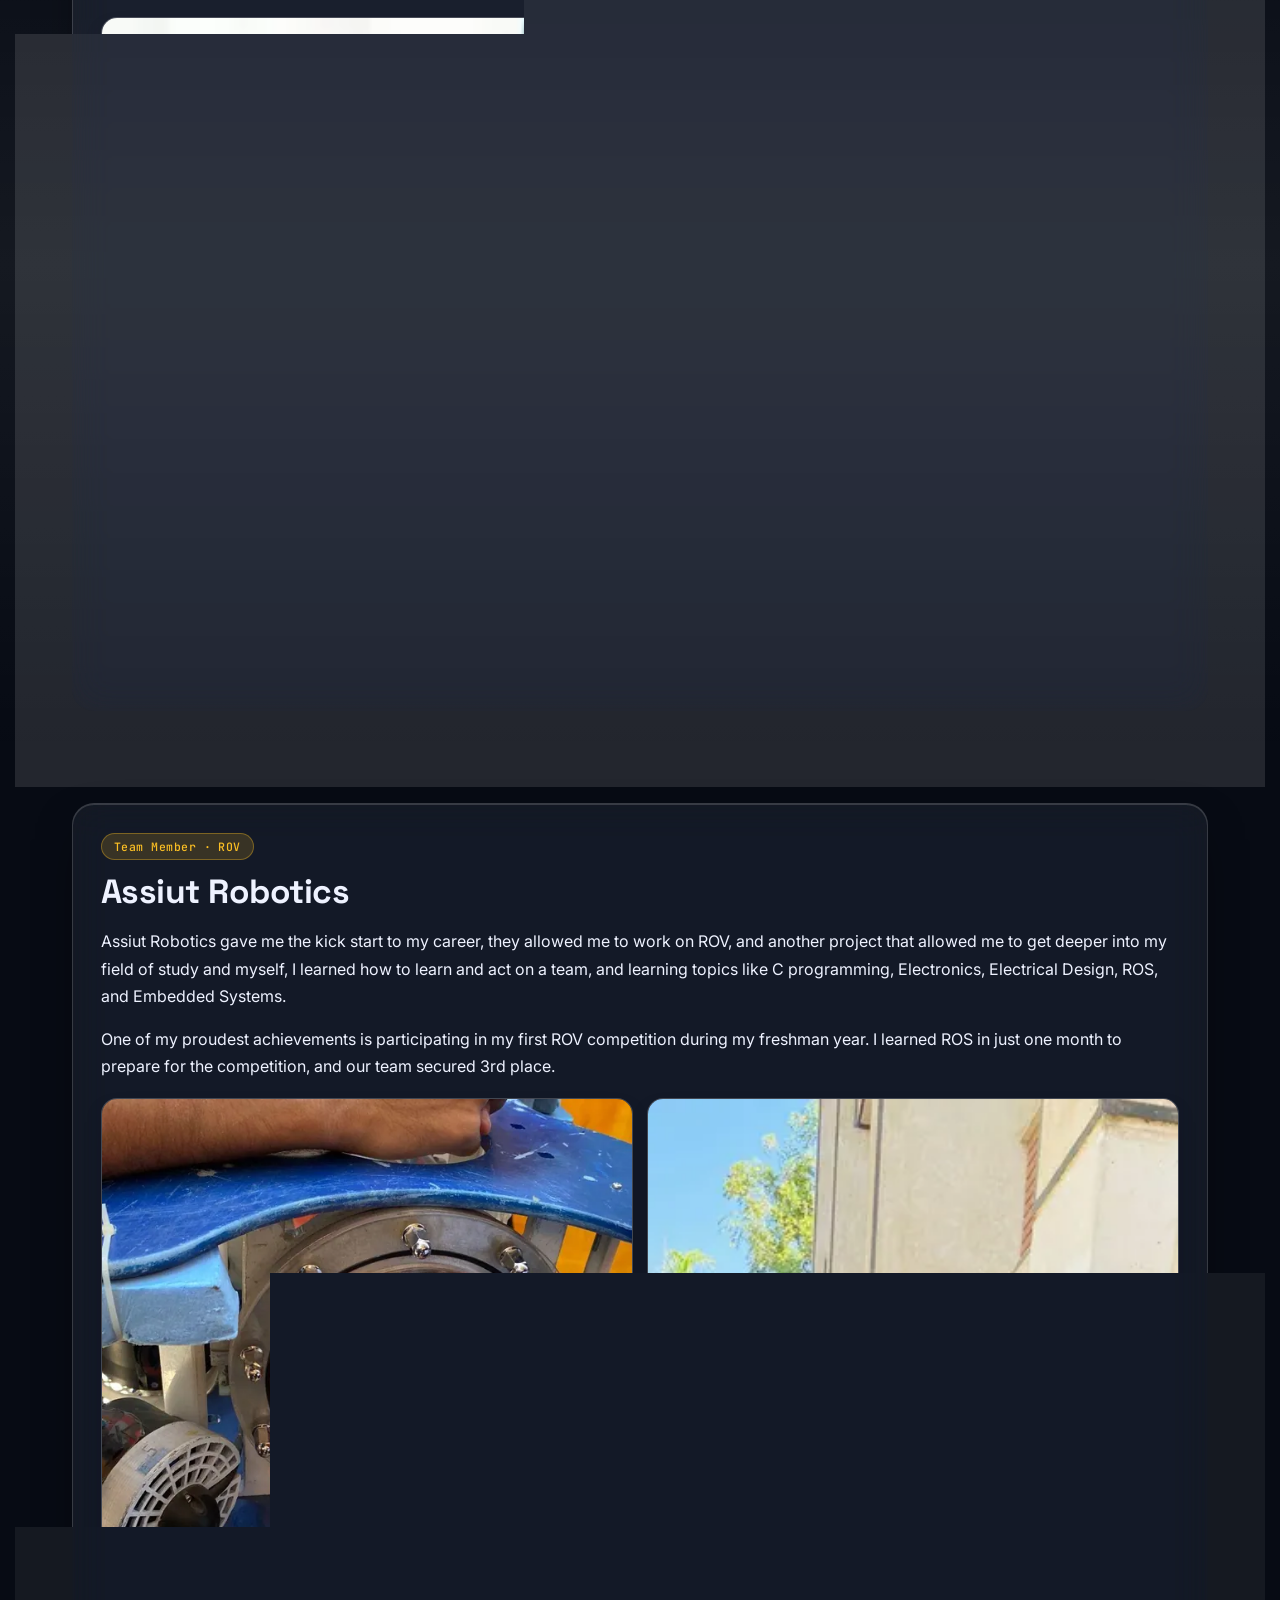
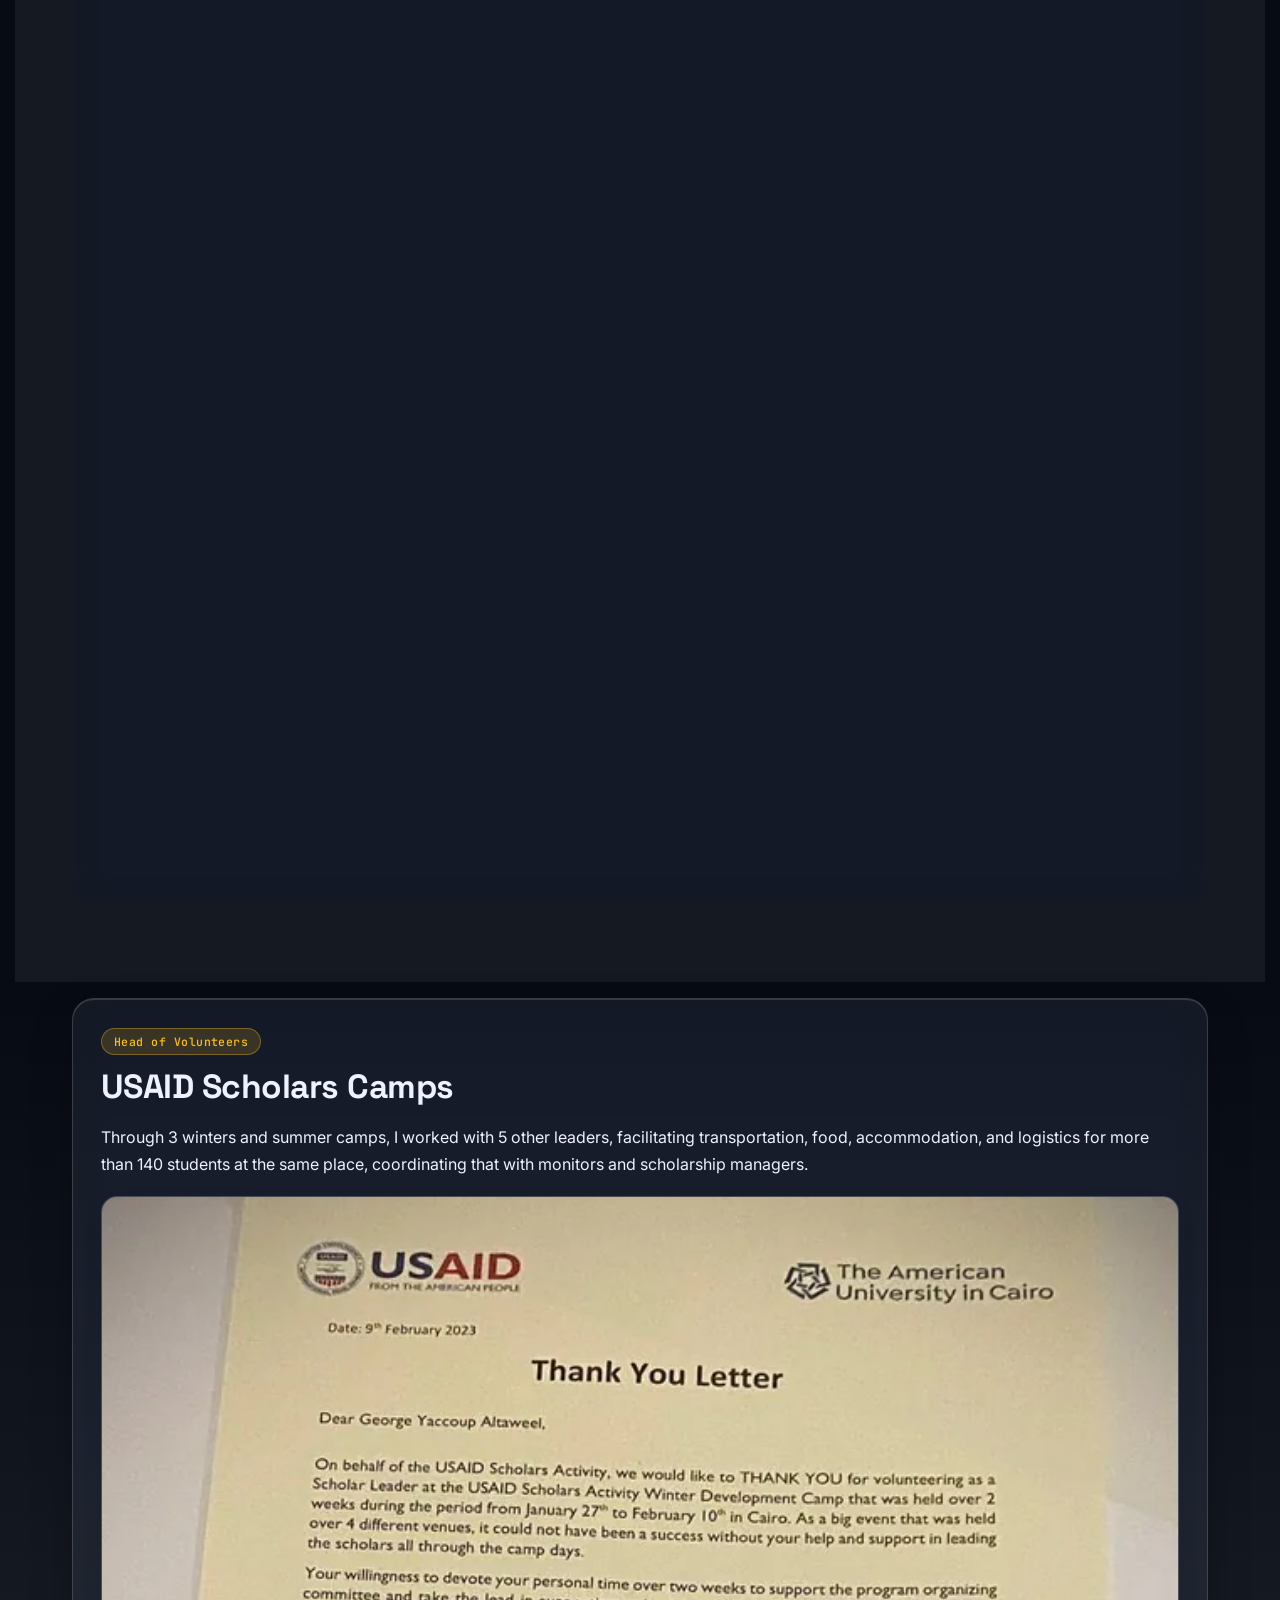
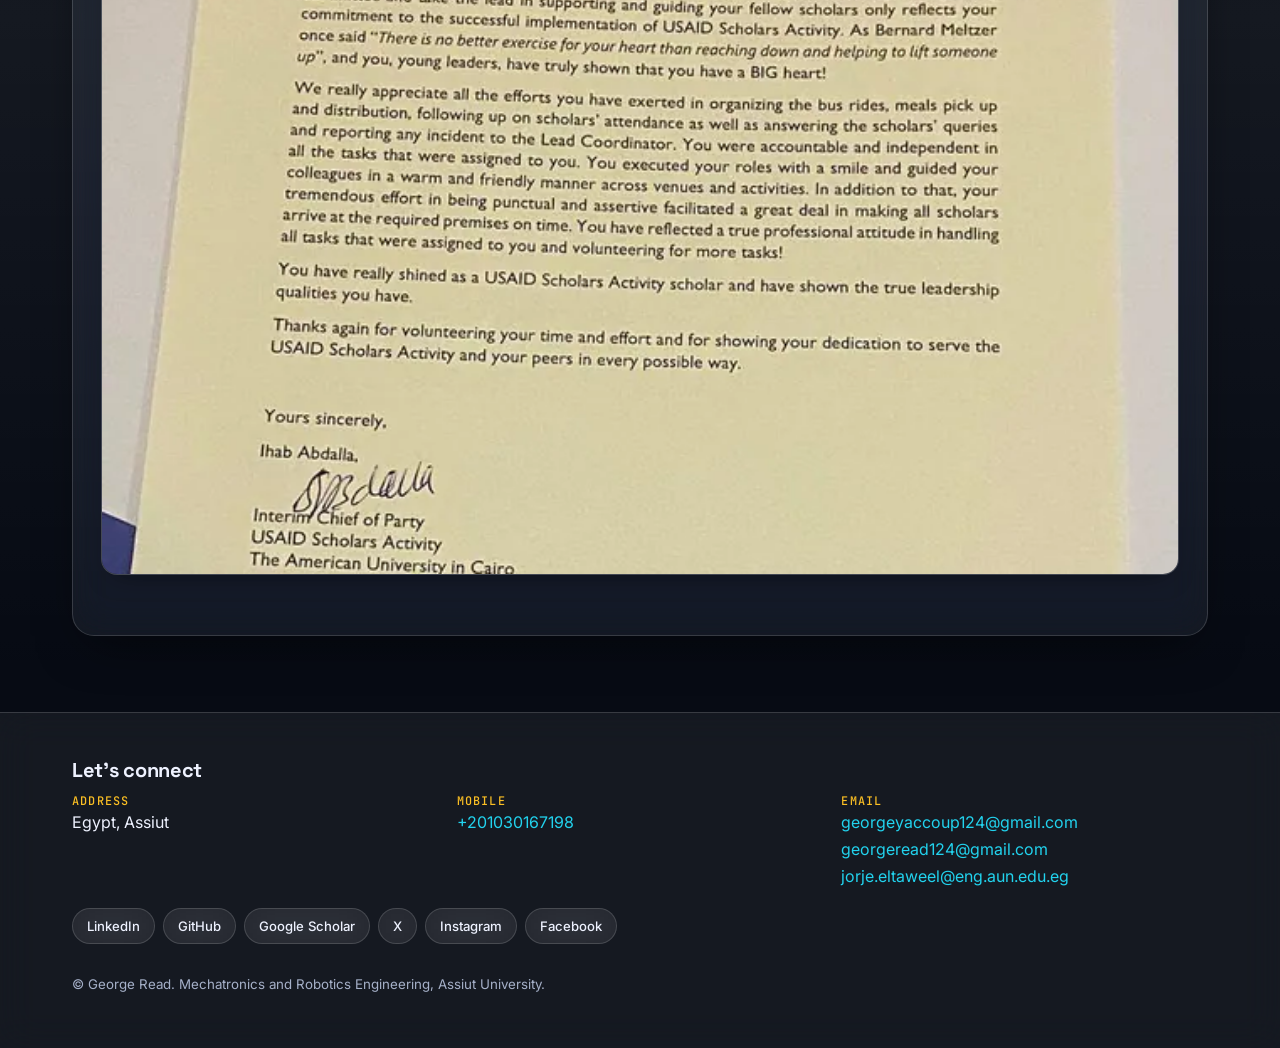
<file: community.html>
<!DOCTYPE html>
<html lang="en">
<head>
<meta charset="utf-8"><meta name="viewport" content="width=device-width,initial-scale=1">
<title>George Read | Student Activities and Community Service</title>
<meta name="description" content="Student activities and community service: Matrix Mu, Green Assiut University Initiative, Enactus AU, ASME AU, Assiut Robotics, USAID Scholars Camps.">
<meta property="og:type" content="website"><meta property="og:title" content="George Read | Student Activities and Community Service"><meta property="og:description" content="Student activities and community service: Matrix Mu, Green Assiut University Initiative, Enactus AU, ASME AU, Assiut Robotics, USAID Scholars Camps.">

<meta name="twitter:card" content="summary_large_image"><meta name="theme-color" content="#070b14"><meta name="color-scheme" content="dark light">
<link rel="icon" href="assets/favicon.svg" type="image/svg+xml">
<link rel="preconnect" href="https://fonts.googleapis.com"><link rel="preconnect" href="https://fonts.gstatic.com" crossorigin>
<link rel="stylesheet" href="https://fonts.googleapis.com/css2?family=Inter:wght@400;500;600&family=JetBrains+Mono:wght@400;500&family=Space+Grotesk:wght@500;700&display=swap">
<link rel="stylesheet" href="assets/css/style.css">
</head>
<body>
<div class="orbs" aria-hidden="true"><i></i><i></i><i></i></div>
<a class="skip" href="#main">Skip to content</a><div id="progress"></div>
<header class="nav"><div class="wrap">
<a class="brand" href="index.html"><span class="logo">GR</span>George Read</a>
<nav class="links" id="links" aria-label="Main"><a href="index.html">Bio</a><a href="research.html">Research</a><a href="projects.html">Projects</a><a href="experience.html">Experience</a><a href="skills.html">Skills</a><a href="community.html" class="on" aria-current="page">Community</a><a href="presentations.html">Presentations</a><a href="courses.html">Courses</a><a href="certificates.html">Certificates</a></nav>
<button class="icon-btn theme" id="theme" aria-label="Toggle light/dark theme"><svg width="18" height="18" viewBox="0 0 24 24" fill="none" stroke="currentColor" stroke-width="2" stroke-linecap="round"><circle cx="12" cy="12" r="9"/><path d="M12 3v18" /><path d="M12 3a9 9 0 0 1 0 18z" fill="currentColor"/></svg></button>
<button class="icon-btn burger" id="burger" aria-label="Menu" aria-expanded="false"><svg width="18" height="18" viewBox="0 0 24 24" fill="none" stroke="currentColor" stroke-width="2" stroke-linecap="round"><path d="M4 7h16M4 12h16M4 17h16"/></svg></button>
</div></header>
<main id="main"><div class="ph"><div class="wrap"><span class="eyebrow">George Read</span><h1>Student Activities and Community Service</h1><p>I don’t just want to build robots, I want to build a place where knowledge is shared, talent grows without privilege, and every person has the chance I once fought for. That’s the future I’m building.</p></div></div><section class="sec"><div class="wrap"><article class="card rv"><span class="badge">Mentor</span><h2>Matrix Mu</h2><p>Over the past two years, I have guided 60 students in mastering embedded systems. Many of them now hold strong roles in leading companies, while others support me in teaching and mentoring their peers. I also coached a group that achieved 1st place in the Creativa competition last summer. In addition, I trained another 30 students in this field.</p><div class="gal" style="columns:1 220px"><figure class="shot"><a href="assets/img/community/matrix-mu-j15.webp" data-lb="com-matrix-mu" data-cap="Matrix Mu"><img src="assets/img/community/matrix-mu-j15-sm.webp" width="640" height="616" loading="lazy" decoding="async" alt="Matrix Mu (photo j15)"></a></figure></div></article></div></section><section class="sec alt"><div class="wrap"><article class="card rv"><span class="badge">HR Leader and Program Coordinator</span><h2>Green Assiut University Initiative</h2><p>During two cohorts of this program, we trained around 200 students to understand and integrate sustainable solutions in their lives, and each one of them knows how important it is to live in a sustainable way. Lots of them lead others to learn about SDGs, and others become partners on the program. I worked as HR Leader and Program Coordinator.</p><div class="gal" style="columns:2 220px"><figure class="shot"><a href="assets/img/community/green-assiut-university-initiative-p77.webp" data-lb="com-green-assiut-university-initiative" data-cap="Green Assiut University Initiative"><img src="assets/img/community/green-assiut-university-initiative-p77-sm.webp" width="640" height="548" loading="lazy" decoding="async" alt="Green Assiut University Initiative (photo p77)"></a></figure><figure class="shot"><a href="assets/img/community/green-assiut-university-initiative-p78.webp" data-lb="com-green-assiut-university-initiative" data-cap="Green Assiut University Initiative"><img src="assets/img/community/green-assiut-university-initiative-p78-sm.webp" width="640" height="359" loading="lazy" decoding="async" alt="Green Assiut University Initiative (photo p78)"></a></figure></div></article></div></section><section class="sec"><div class="wrap"><article class="card rv"><span class="badge">HR Leader</span><h2>Enactus AU</h2><p>For two years, I worked as HR Leader for more than 50 students, teaching them how to complete tasks and work on many projects without affecting other projects. Also, I worked on a new evaluation criterion that helped the team to win competitions and compete globally and locally.</p></article></div></section><section class="sec alt"><div class="wrap"><article class="card rv"><span class="badge">Monitor and Technical Team Member</span><h2>ASME AU</h2><p>ASME is one of the international student activities that supports students to participate in international competitions like XRC and other competitions. I worked as a monitor and technical team member.</p><div class="gal" style="columns:1 220px"><figure class="shot"><a href="assets/img/community/asme-au-p79.webp" data-lb="com-asme-au" data-cap="ASME AU"><img src="assets/img/community/asme-au-p79-sm.webp" width="225" height="132" loading="lazy" decoding="async" alt="ASME AU (photo p79)"></a></figure></div></article></div></section><section class="sec"><div class="wrap"><article class="card rv"><span class="badge">Team Member · ROV</span><h2>Assiut Robotics</h2><p>Assiut Robotics gave me the kick start to my career, they allowed me to work on ROV, and another project that allowed me to get deeper into my field of study and myself, I learned how to learn and act on a team, and learning topics like C programming, Electronics, Electrical Design, ROS, and Embedded Systems.</p><p>One of my proudest achievements is participating in my first ROV competition during my freshman year. I learned ROS in just one month to prepare for the competition, and our team secured 3rd place.</p><div class="gal" style="columns:2 220px"><figure class="shot"><a href="assets/img/community/assiut-robotics-p80.webp" data-lb="com-assiut-robotics" data-cap="Assiut Robotics"><img src="assets/img/community/assiut-robotics-p80-sm.webp" width="640" height="753" loading="lazy" decoding="async" alt="Assiut Robotics (photo p80)"></a></figure><figure class="shot"><a href="assets/img/community/assiut-robotics-p81.webp" data-lb="com-assiut-robotics" data-cap="Assiut Robotics"><img src="assets/img/community/assiut-robotics-p81-sm.webp" width="312" height="800" loading="lazy" decoding="async" alt="Assiut Robotics (photo p81)"></a></figure></div></article></div></section><section class="sec alt"><div class="wrap"><article class="card rv"><span class="badge">Head of Volunteers</span><h2>USAID Scholars Camps</h2><p>Through 3 winters and summer camps, I worked with 5 other leaders, facilitating transportation, food, accommodation, and logistics for more than 140 students at the same place, coordinating that with monitors and scholarship managers.</p><div class="gal" style="columns:1 220px"><figure class="shot"><a href="assets/img/community/usaid-scholars-camps-p82.webp" data-lb="com-usaid-scholars-camps" data-cap="USAID Scholars Camps"><img src="assets/img/community/usaid-scholars-camps-p82-sm.webp" width="640" height="581" loading="lazy" decoding="async" alt="USAID Scholars Camps (photo p82)"></a></figure></div></article></div></section></main>
<footer><div class="wrap"><h3>Let’s connect</h3><div class="contact"><div><b>Address</b>Egypt, Assiut</div><div><b>Mobile</b><a href="tel:+201030167198">+201030167198</a></div><div><b>Email</b><a href="mailto:georgeyaccoup124@gmail.com">georgeyaccoup124@gmail.com</a><br><a href="mailto:georgeread124@gmail.com">georgeread124@gmail.com</a><br><a href="mailto:jorje.eltaweel@eng.aun.edu.eg">jorje.eltaweel@eng.aun.edu.eg</a></div></div><div class="pills" style="margin-top:18px"><a class="pill" href="https://www.linkedin.com/in/george-yaccoup/" target="_blank" rel="noopener">LinkedIn</a><a class="pill" href="https://github.com/georgeyaccoup" target="_blank" rel="noopener">GitHub</a><a class="pill" href="https://scholar.google.com/citations?user=r1-InQ8AAAAJ&amp;hl=en" target="_blank" rel="noopener">Google Scholar</a><a class="pill" href="https://x.com/yaccoupgeorge" target="_blank" rel="noopener">X</a><a class="pill" href="https://www.instagram.com/george_yaccoup124/" target="_blank" rel="noopener">Instagram</a><a class="pill" href="https://www.facebook.com/share/1CzhpdvQAa/" target="_blank" rel="noopener">Facebook</a></div><p style="margin-top:26px"><small>© George Read. Mechatronics and Robotics Engineering, Assiut University.</small></p></div></footer>
<script src="assets/js/app.js" defer></script>
</body></html>
</file>
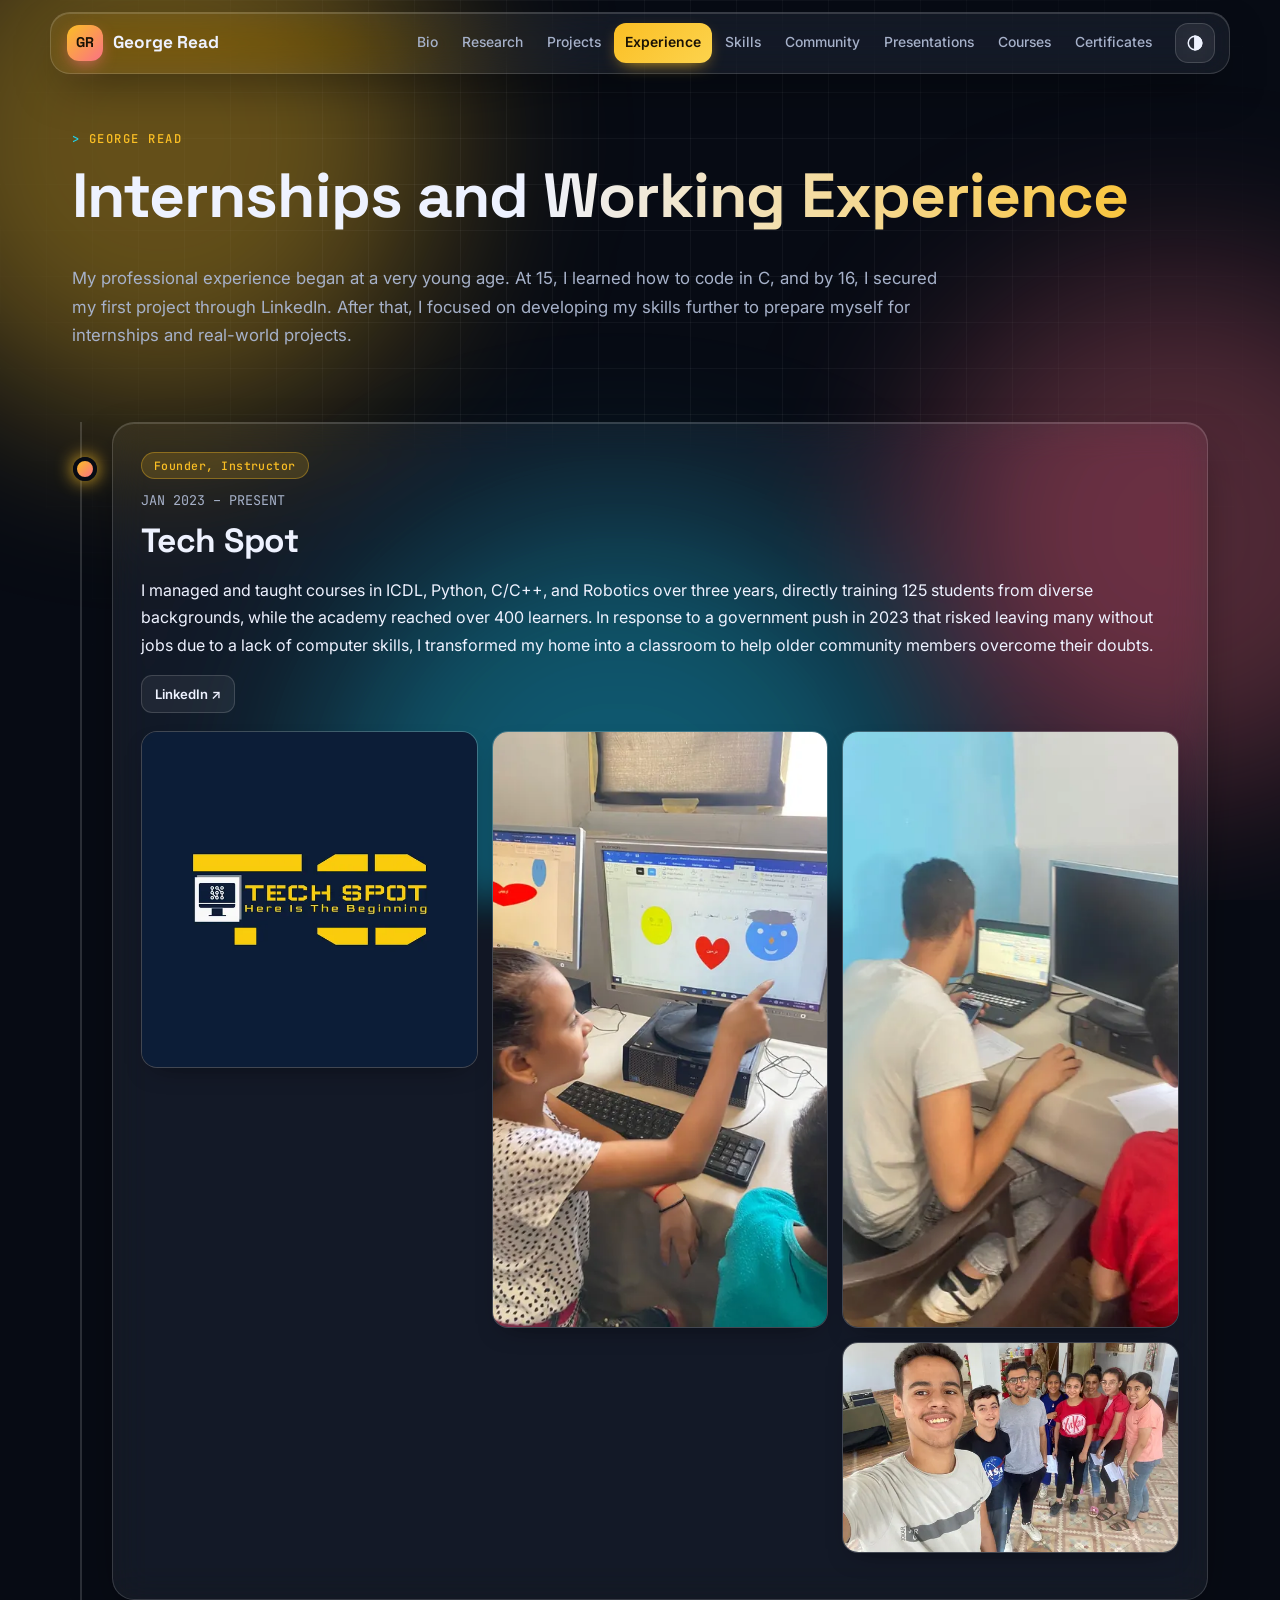
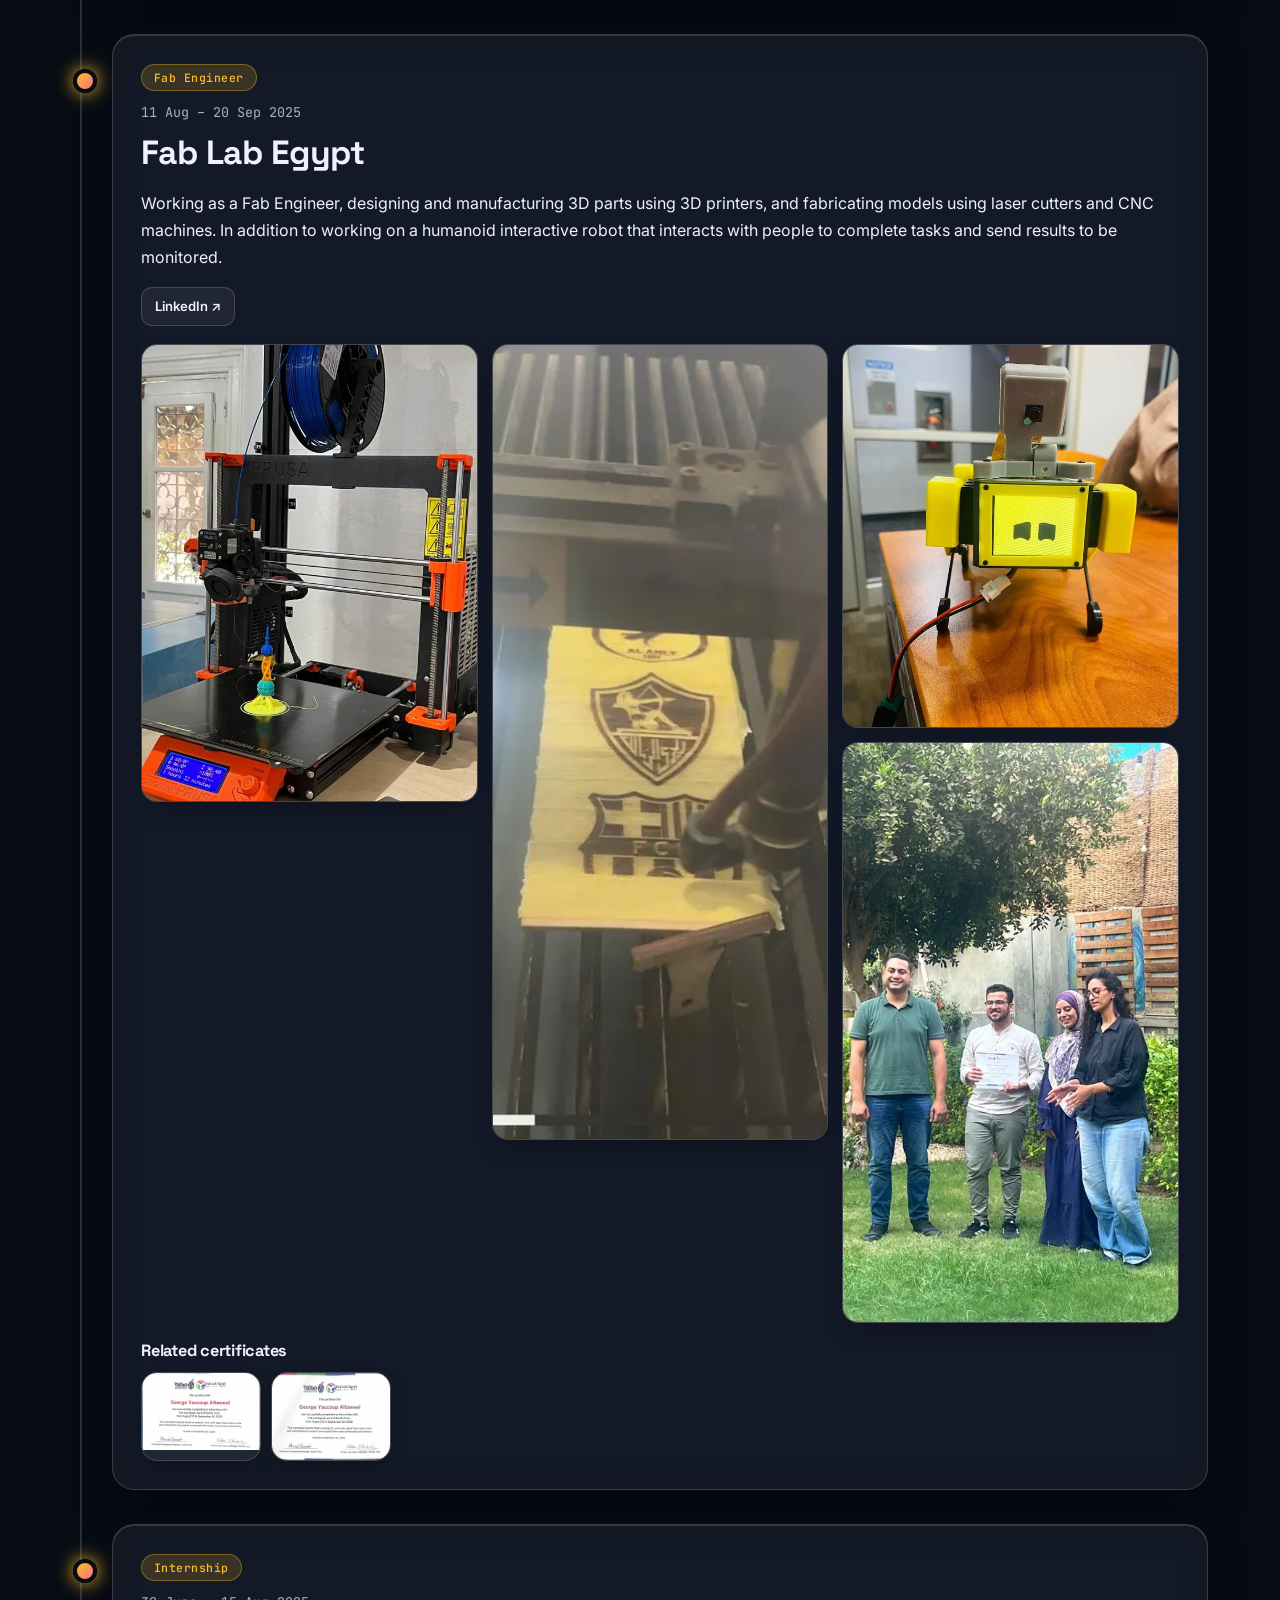
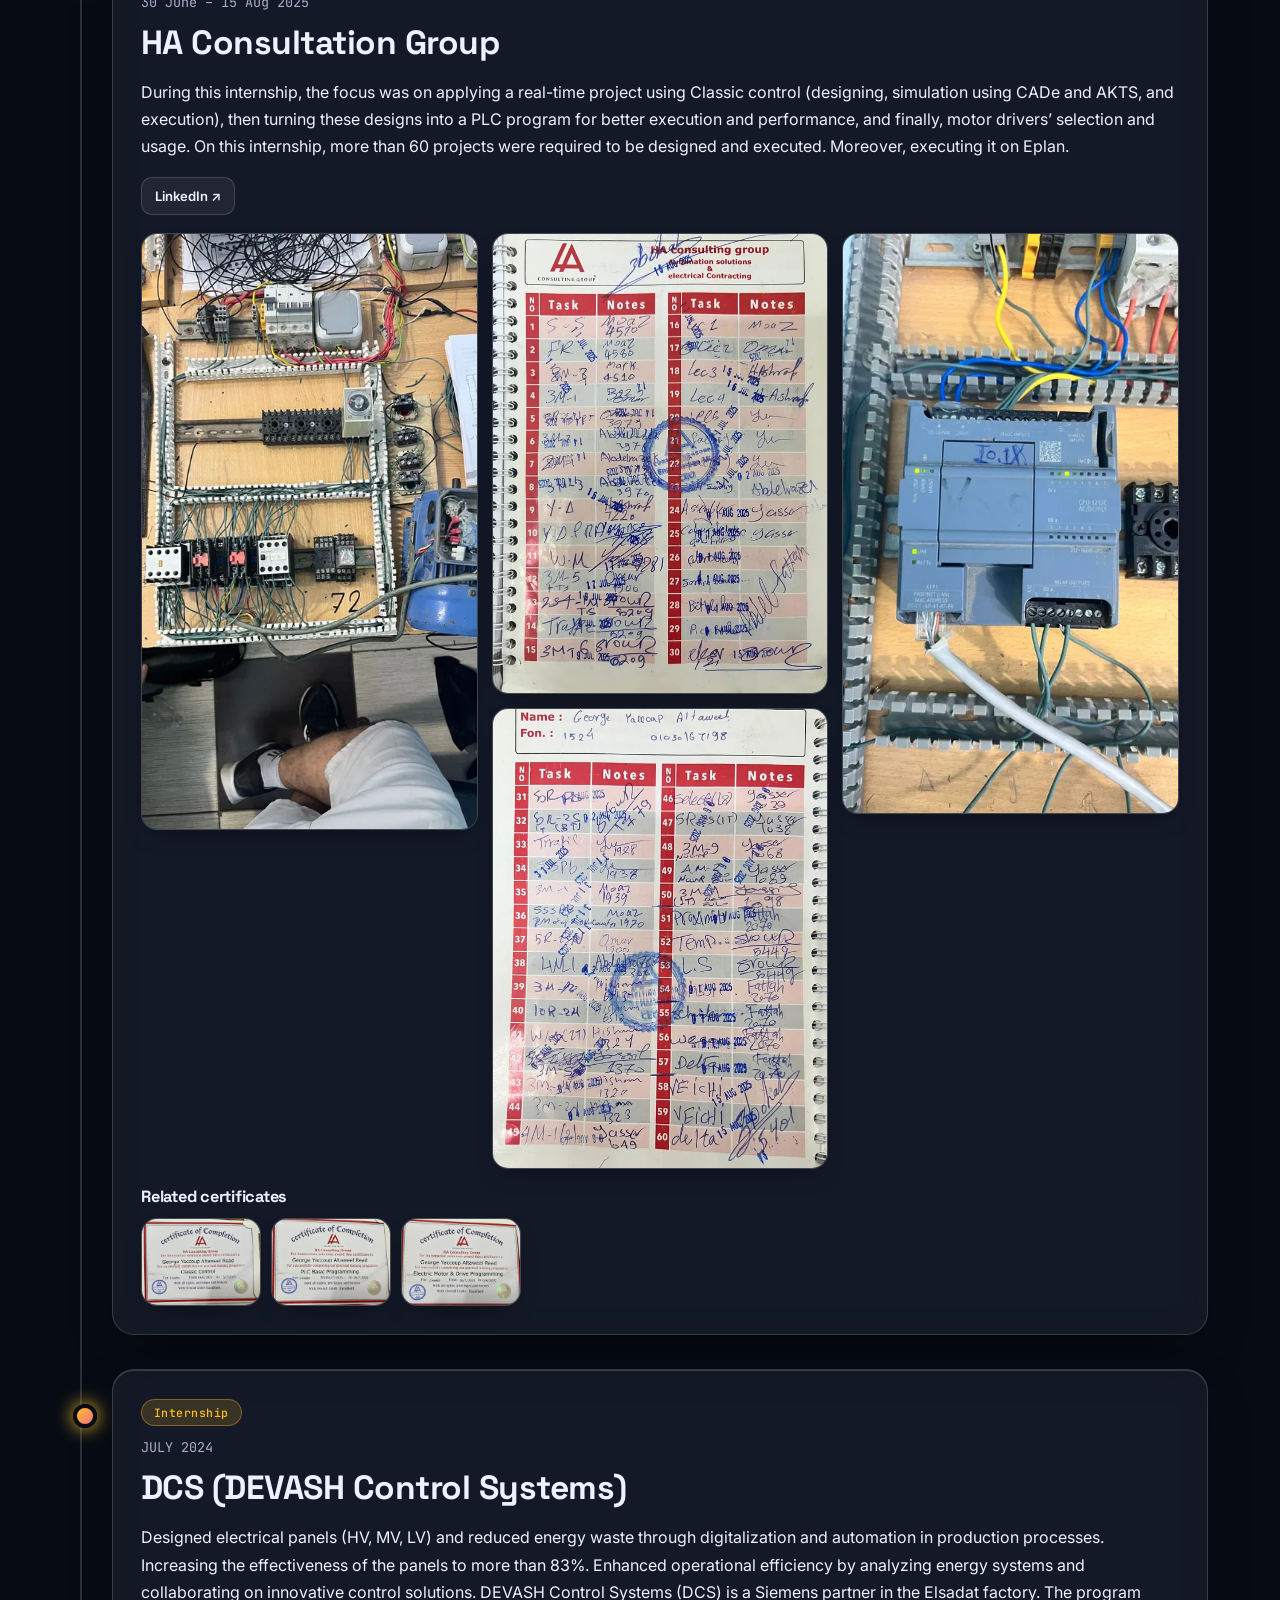
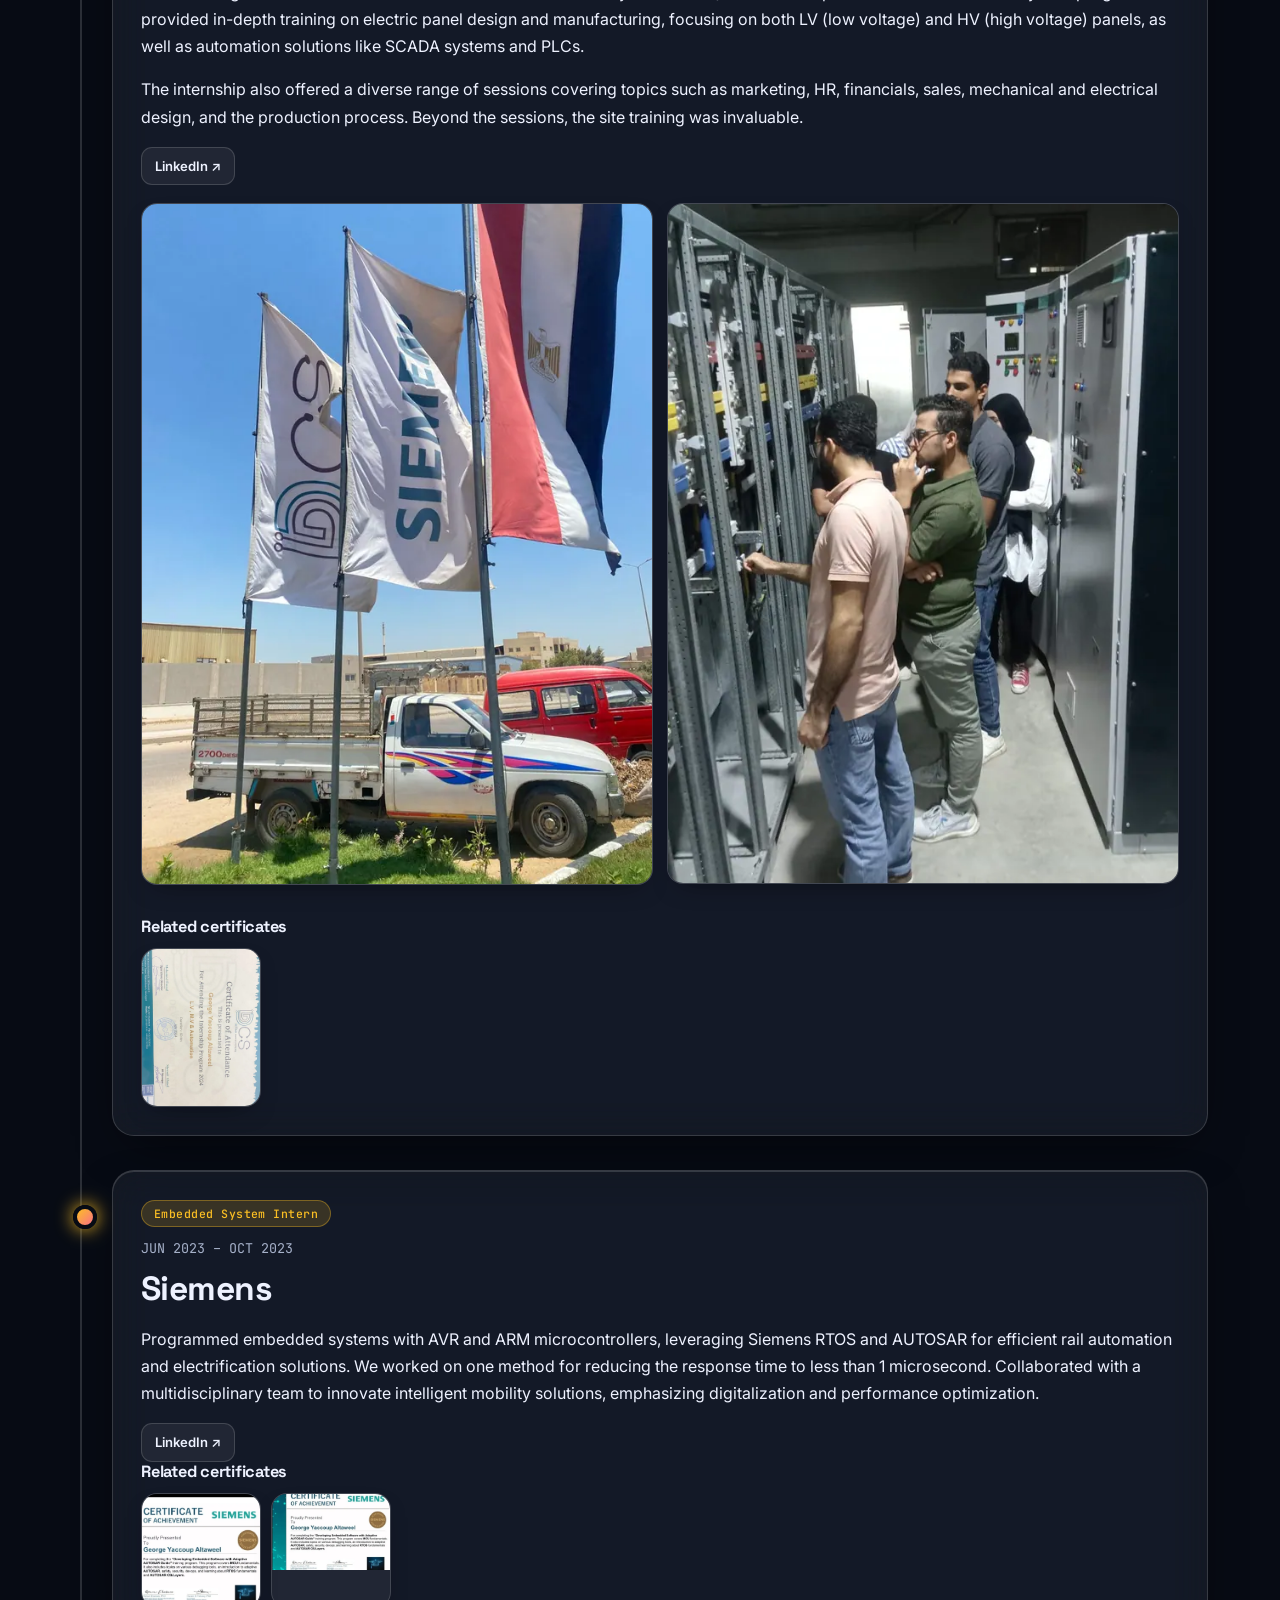
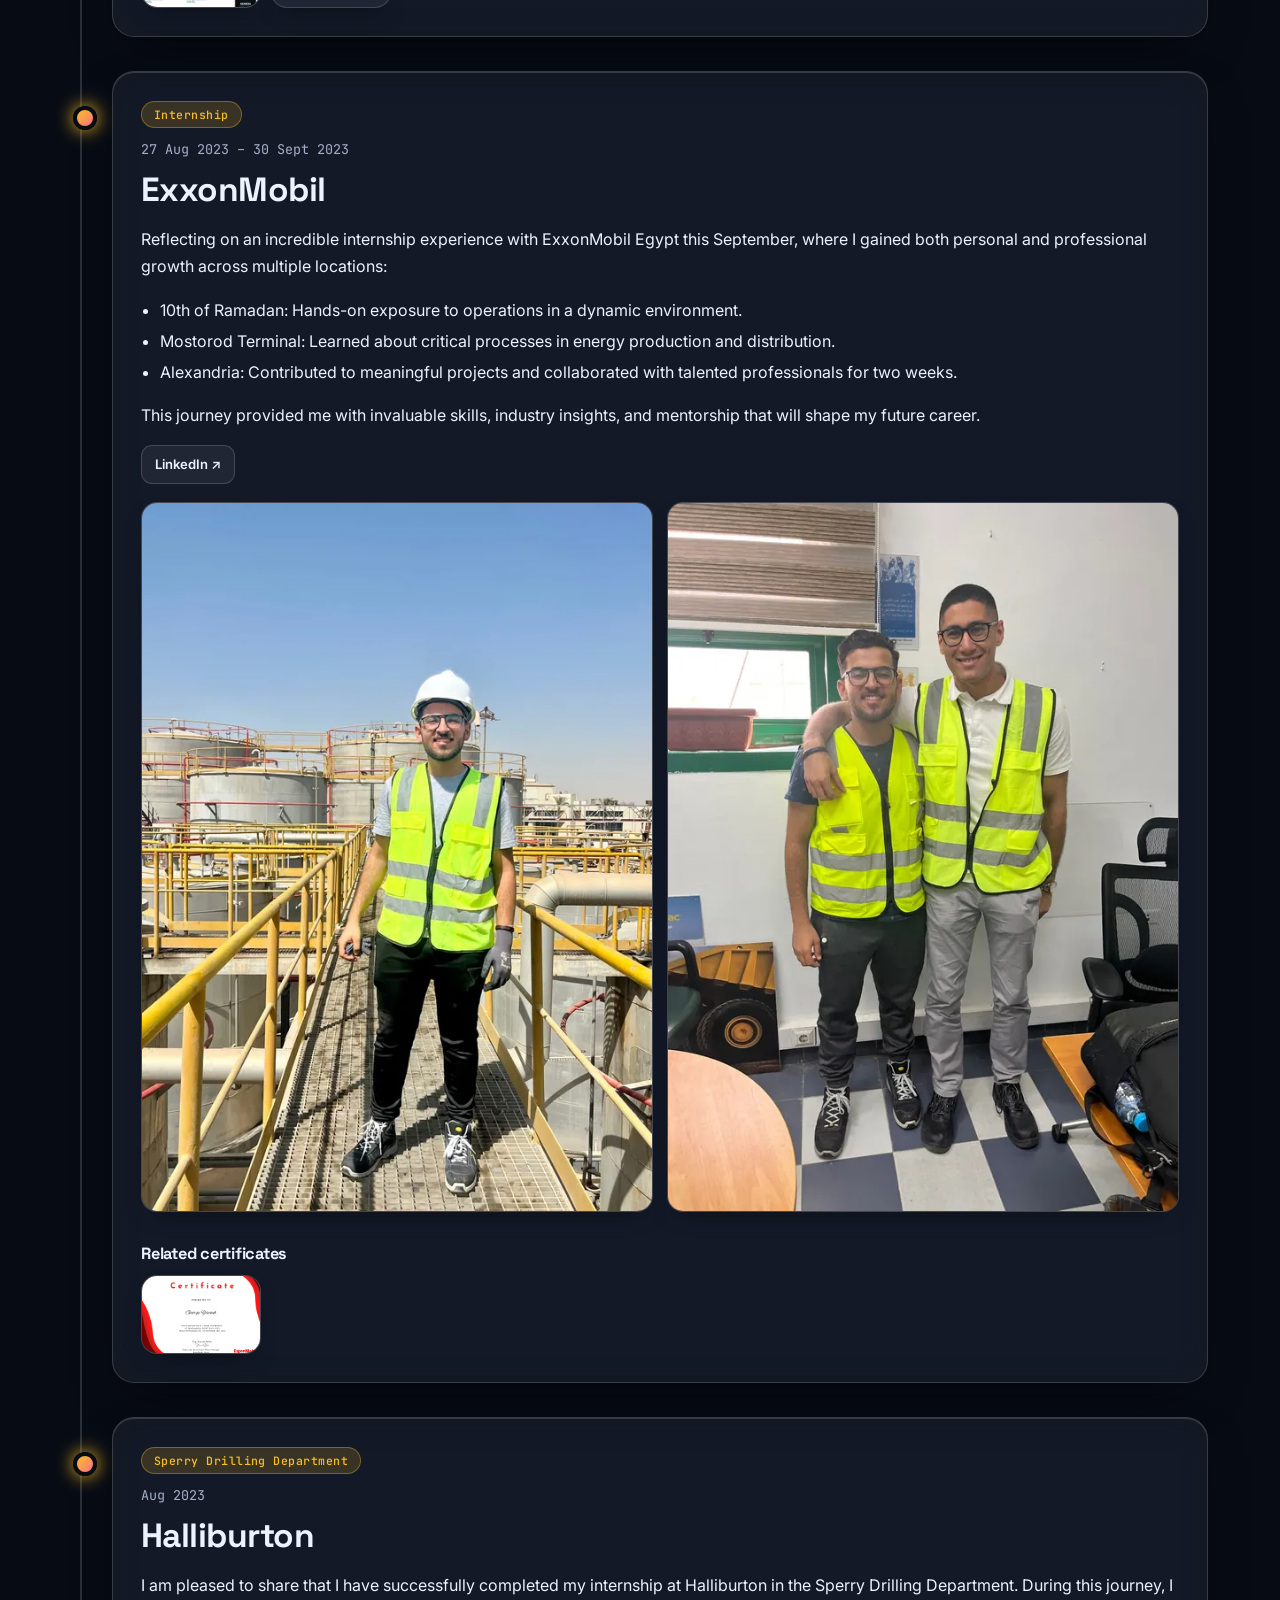
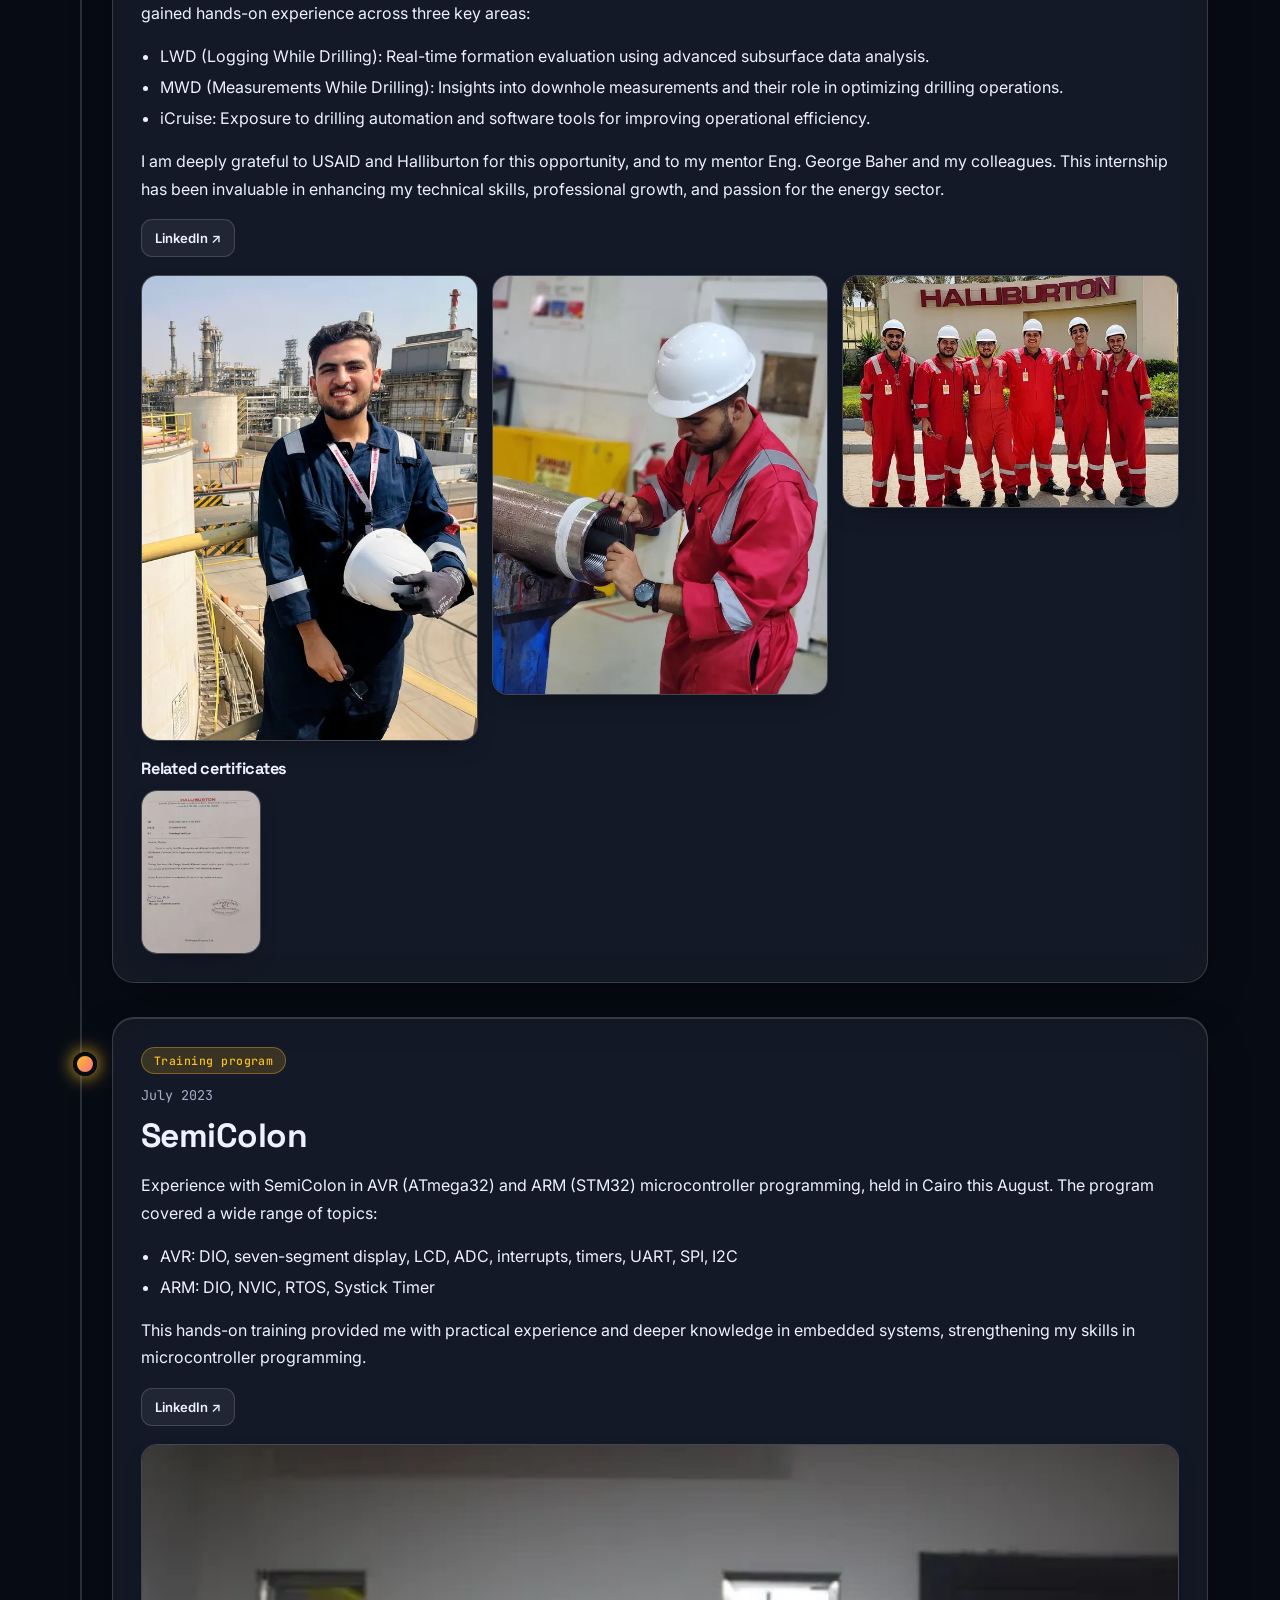
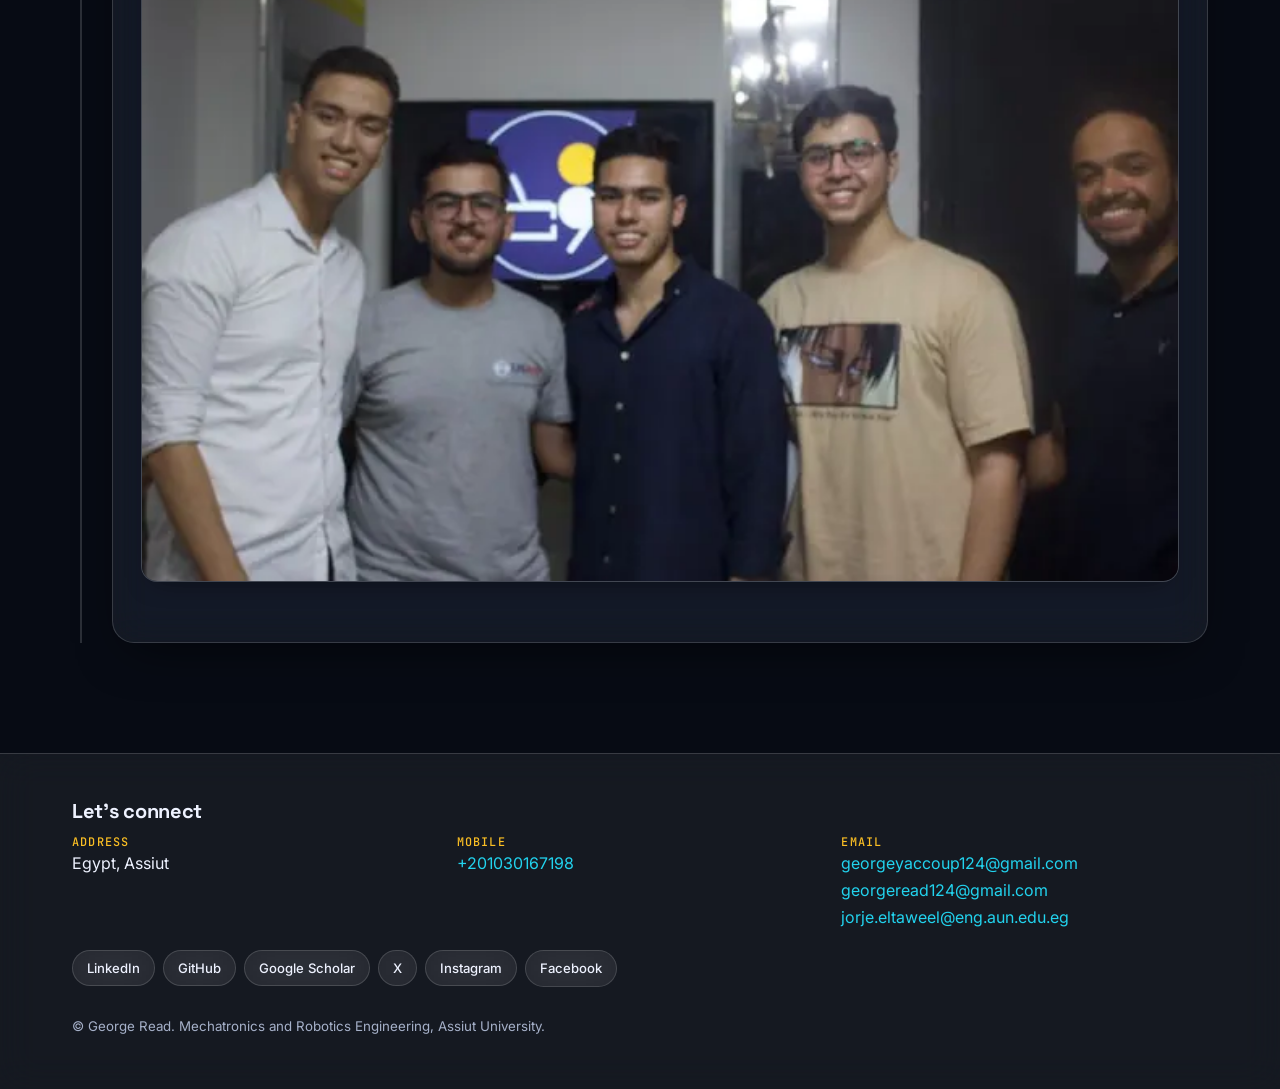
<file: experience.html>
<!DOCTYPE html>
<html lang="en">
<head>
<meta charset="utf-8"><meta name="viewport" content="width=device-width,initial-scale=1">
<title>George Read | Internships and Working Experience</title>
<meta name="description" content="Internships and work: Siemens, ExxonMobil, Halliburton, Fab Lab Egypt, HA Consultation Group, DCS, SemiColon, and founder of Tech Spot academy.">
<meta property="og:type" content="website"><meta property="og:title" content="George Read | Internships and Working Experience"><meta property="og:description" content="Internships and work: Siemens, ExxonMobil, Halliburton, Fab Lab Egypt, HA Consultation Group, DCS, SemiColon, and founder of Tech Spot academy.">

<meta name="twitter:card" content="summary_large_image"><meta name="theme-color" content="#070b14"><meta name="color-scheme" content="dark light">
<link rel="icon" href="assets/favicon.svg" type="image/svg+xml">
<link rel="preconnect" href="https://fonts.googleapis.com"><link rel="preconnect" href="https://fonts.gstatic.com" crossorigin>
<link rel="stylesheet" href="https://fonts.googleapis.com/css2?family=Inter:wght@400;500;600&family=JetBrains+Mono:wght@400;500&family=Space+Grotesk:wght@500;700&display=swap">
<link rel="stylesheet" href="assets/css/style.css">
</head>
<body>
<div class="orbs" aria-hidden="true"><i></i><i></i><i></i></div>
<a class="skip" href="#main">Skip to content</a><div id="progress"></div>
<header class="nav"><div class="wrap">
<a class="brand" href="index.html"><span class="logo">GR</span>George Read</a>
<nav class="links" id="links" aria-label="Main"><a href="index.html">Bio</a><a href="research.html">Research</a><a href="projects.html">Projects</a><a href="experience.html" class="on" aria-current="page">Experience</a><a href="skills.html">Skills</a><a href="community.html">Community</a><a href="presentations.html">Presentations</a><a href="courses.html">Courses</a><a href="certificates.html">Certificates</a></nav>
<button class="icon-btn theme" id="theme" aria-label="Toggle light/dark theme"><svg width="18" height="18" viewBox="0 0 24 24" fill="none" stroke="currentColor" stroke-width="2" stroke-linecap="round"><circle cx="12" cy="12" r="9"/><path d="M12 3v18" /><path d="M12 3a9 9 0 0 1 0 18z" fill="currentColor"/></svg></button>
<button class="icon-btn burger" id="burger" aria-label="Menu" aria-expanded="false"><svg width="18" height="18" viewBox="0 0 24 24" fill="none" stroke="currentColor" stroke-width="2" stroke-linecap="round"><path d="M4 7h16M4 12h16M4 17h16"/></svg></button>
</div></header>
<main id="main"><div class="ph"><div class="wrap"><span class="eyebrow">George Read</span><h1>Internships and Working Experience</h1><p>My professional experience began at a very young age. At 15, I learned how to code in C, and by 16, I secured my first project through LinkedIn. After that, I focused on developing my skills further to prepare myself for internships and real-world projects.</p></div></div><section class="sec"><div class="wrap"><div class="tl"><article class="card rv"><span class="badge">Founder, Instructor</span><div class="meta">JAN 2023 – PRESENT</div><h2>Tech Spot</h2><p>I managed and taught courses in ICDL, Python, C/C++, and Robotics over three years, directly training 125 students from diverse backgrounds, while the academy reached over 400 learners. In response to a government push in 2023 that risked leaving many without jobs due to a lack of computer skills, I transformed my home into a classroom to help older community members overcome their doubts.</p><div class="links-row"><a href="https://www.linkedin.com/posts/george-yaccoup_internship-fablab-san3atech-activity-7377812568070926337-d8fW" target="_blank" rel="noopener">LinkedIn ↗</a></div><div class="gal" style="columns:3 220px"><figure class="shot"><a href="assets/img/experience/tech-spot-p64.webp" data-lb="exp-tech-spot" data-cap="Tech Spot"><img src="assets/img/experience/tech-spot-p64-sm.webp" width="640" height="640" loading="lazy" decoding="async" alt="Tech Spot (photo p64)"></a></figure><figure class="shot"><a href="assets/img/experience/tech-spot-p61.webp" data-lb="exp-tech-spot" data-cap="Tech Spot"><img src="assets/img/experience/tech-spot-p61-sm.webp" width="450" height="800" loading="lazy" decoding="async" alt="Tech Spot (photo p61)"></a></figure><figure class="shot"><a href="assets/img/experience/tech-spot-p62.webp" data-lb="exp-tech-spot" data-cap="Tech Spot"><img src="assets/img/experience/tech-spot-p62-sm.webp" width="450" height="800" loading="lazy" decoding="async" alt="Tech Spot (photo p62)"></a></figure><figure class="shot"><a href="assets/img/experience/tech-spot-p63.webp" data-lb="exp-tech-spot" data-cap="Tech Spot"><img src="assets/img/experience/tech-spot-p63-sm.webp" width="640" height="400" loading="lazy" decoding="async" alt="Tech Spot (photo p63)"></a></figure></div></article><article class="card rv"><span class="badge">Fab Engineer</span><div class="meta">11 Aug – 20 Sep 2025</div><h2>Fab Lab Egypt</h2><p>Working as a Fab Engineer, designing and manufacturing 3D parts using 3D printers, and fabricating models using laser cutters and CNC machines. In addition to working on a humanoid interactive robot that interacts with people to complete tasks and send results to be monitored.</p><div class="links-row"><a href="https://www.linkedin.com/posts/george-yaccoup_internship-fablab-san3atech-activity-7377812568070926337-d8fW" target="_blank" rel="noopener">LinkedIn ↗</a></div><div class="gal" style="columns:3 220px"><figure class="shot"><a href="assets/img/experience/fab-lab-egypt-j10.webp" data-lb="exp-fab-lab-egypt" data-cap="Fab Lab Egypt"><img src="assets/img/experience/fab-lab-egypt-j10-sm.webp" width="587" height="800" loading="lazy" decoding="async" alt="Fab Lab Egypt (photo j10)"></a></figure><figure class="shot"><a href="assets/img/experience/fab-lab-egypt-j12.webp" data-lb="exp-fab-lab-egypt" data-cap="Fab Lab Egypt"><img src="assets/img/experience/fab-lab-egypt-j12-sm.webp" width="337" height="800" loading="lazy" decoding="async" alt="Fab Lab Egypt (photo j12)"></a></figure><figure class="shot"><a href="assets/img/experience/fab-lab-egypt-j2.webp" data-lb="exp-fab-lab-egypt" data-cap="Fab Lab Egypt"><img src="assets/img/experience/fab-lab-egypt-j2-sm.webp" width="640" height="731" loading="lazy" decoding="async" alt="Fab Lab Egypt (photo j2)"></a></figure><figure class="shot"><a href="assets/img/experience/fab-lab-egypt-j11.webp" data-lb="exp-fab-lab-egypt" data-cap="Fab Lab Egypt"><img src="assets/img/experience/fab-lab-egypt-j11-sm.webp" width="462" height="800" loading="lazy" decoding="async" alt="Fab Lab Egypt (photo j11)"></a></figure></div><h4>Related certificates</h4><div class="certs-mini"><figure class="shot"><a href="assets/img/certificates/fab-lab-egypt-sanatech-internship-p94.webp" data-lb="exp-fab-lab-egypt" data-cap="Fab Lab Egypt (SanaTech): Internship"><img src="assets/img/certificates/fab-lab-egypt-sanatech-internship-p94-sm.webp" width="640" height="416" loading="lazy" decoding="async" alt="Certificate: Fab Lab Egypt (SanaTech): Internship"></a></figure><figure class="shot"><a href="assets/img/certificates/fab-lab-egypt-sanatech-internship-j22.webp" data-lb="exp-fab-lab-egypt" data-cap="Fab Lab Egypt (SanaTech): Internship"><img src="assets/img/certificates/fab-lab-egypt-sanatech-internship-j22-sm.webp" width="640" height="467" loading="lazy" decoding="async" alt="Certificate: Fab Lab Egypt (SanaTech): Internship"></a></figure></div></article><article class="card rv"><span class="badge">Internship</span><div class="meta">30 June – 15 Aug 2025</div><h2>HA Consultation Group</h2><p>During this internship, the focus was on applying a real-time project using Classic control (designing, simulation using CADe and AKTS, and execution), then turning these designs into a PLC program for better execution and performance, and finally, motor drivers’ selection and usage. On this internship, more than 60 projects were required to be designed and executed. Moreover, executing it on Eplan.</p><div class="links-row"><a href="https://www.linkedin.com/posts/george-yaccoup_automation-plc-engineering-activity-7364387170280792064-wPyZ" target="_blank" rel="noopener">LinkedIn ↗</a></div><div class="gal" style="columns:3 220px"><figure class="shot"><a href="assets/img/experience/ha-consultation-group-j13.webp" data-lb="exp-ha-consultation-group" data-cap="HA Consultation Group"><img src="assets/img/experience/ha-consultation-group-j13-sm.webp" width="450" height="800" loading="lazy" decoding="async" alt="HA Consultation Group (photo j13)"></a></figure><figure class="shot"><a href="assets/img/experience/ha-consultation-group-j24.webp" data-lb="exp-ha-consultation-group" data-cap="HA Consultation Group"><img src="assets/img/experience/ha-consultation-group-j24-sm.webp" width="583" height="800" loading="lazy" decoding="async" alt="HA Consultation Group (photo j24)"></a></figure><figure class="shot"><a href="assets/img/experience/ha-consultation-group-j25.webp" data-lb="exp-ha-consultation-group" data-cap="HA Consultation Group"><img src="assets/img/experience/ha-consultation-group-j25-sm.webp" width="584" height="800" loading="lazy" decoding="async" alt="HA Consultation Group (photo j25)"></a></figure><figure class="shot"><a href="assets/img/experience/ha-consultation-group-p65.webp" data-lb="exp-ha-consultation-group" data-cap="HA Consultation Group"><img src="assets/img/experience/ha-consultation-group-p65-sm.webp" width="462" height="800" loading="lazy" decoding="async" alt="HA Consultation Group (photo p65)"></a></figure></div><h4>Related certificates</h4><div class="certs-mini"><figure class="shot"><a href="assets/img/certificates/ha-consulting-group-classic-control-j16.webp" data-lb="exp-ha-consultation-group" data-cap="HA Consulting Group: Classic Control"><img src="assets/img/certificates/ha-consulting-group-classic-control-j16-sm.webp" width="640" height="467" loading="lazy" decoding="async" alt="Certificate: HA Consulting Group: Classic Control"></a></figure><figure class="shot"><a href="assets/img/certificates/ha-consulting-group-plc-basic-programming-j23.webp" data-lb="exp-ha-consultation-group" data-cap="HA Consulting Group: PLC Basic Programming"><img src="assets/img/certificates/ha-consulting-group-plc-basic-programming-j23-sm.webp" width="640" height="467" loading="lazy" decoding="async" alt="Certificate: HA Consulting Group: PLC Basic Programming"></a></figure><figure class="shot"><a href="assets/img/certificates/ha-consulting-group-electric-motor-drive-progr-j17.webp" data-lb="exp-ha-consultation-group" data-cap="HA Consulting Group: Electric Motor &amp; Drive Programming"><img src="assets/img/certificates/ha-consulting-group-electric-motor-drive-progr-j17-sm.webp" width="640" height="467" loading="lazy" decoding="async" alt="Certificate: HA Consulting Group: Electric Motor &amp; Drive Programming"></a></figure></div></article><article class="card rv"><span class="badge">Internship</span><div class="meta">JULY 2024</div><h2>DCS (DEVASH Control Systems)</h2><p>Designed electrical panels (HV, MV, LV) and reduced energy waste through digitalization and automation in production processes. Increasing the effectiveness of the panels to more than 83%. Enhanced operational efficiency by analyzing energy systems and collaborating on innovative control solutions. DEVASH Control Systems (DCS) is a Siemens partner in the Elsadat factory. The program provided in-depth training on electric panel design and manufacturing, focusing on both LV (low voltage) and HV (high voltage) panels, as well as automation solutions like SCADA systems and PLCs.</p><p>The internship also offered a diverse range of sessions covering topics such as marketing, HR, financials, sales, mechanical and electrical design, and the production process. Beyond the sessions, the site training was invaluable.</p><div class="links-row"><a href="https://www.linkedin.com/posts/george-yaccoup_internshipexperience-devashcontrolsystems-activity-7225974085510430722-Pq5" target="_blank" rel="noopener">LinkedIn ↗</a></div><div class="gal" style="columns:2 220px"><figure class="shot"><a href="assets/img/experience/dcs-devash-control-systems-p66.webp" data-lb="exp-dcs-devash-control-systems" data-cap="DCS (DEVASH Control Systems)"><img src="assets/img/experience/dcs-devash-control-systems-p66-sm.webp" width="600" height="800" loading="lazy" decoding="async" alt="DCS (DEVASH Control Systems) (photo p66)"></a></figure><figure class="shot"><a href="assets/img/experience/dcs-devash-control-systems-p68.webp" data-lb="exp-dcs-devash-control-systems" data-cap="DCS (DEVASH Control Systems)"><img src="assets/img/experience/dcs-devash-control-systems-p68-sm.webp" width="601" height="800" loading="lazy" decoding="async" alt="DCS (DEVASH Control Systems) (photo p68)"></a></figure></div><h4>Related certificates</h4><div class="certs-mini"><figure class="shot"><a href="assets/img/certificates/dcs-lv-mv-hv-automation-internship-program-p67.webp" data-lb="exp-dcs-devash-control-systems" data-cap="DCS: LV, MV &amp; HV Automation Internship Program"><img src="assets/img/certificates/dcs-lv-mv-hv-automation-internship-program-p67-sm.webp" width="600" height="800" loading="lazy" decoding="async" alt="Certificate: DCS: LV, MV &amp; HV Automation Internship Program"></a></figure></div></article><article class="card rv"><span class="badge">Embedded System Intern</span><div class="meta">JUN 2023 – OCT 2023</div><h2>Siemens</h2><p>Programmed embedded systems with AVR and ARM microcontrollers, leveraging Siemens RTOS and AUTOSAR for efficient rail automation and electrification solutions. We worked on one method for reducing the response time to less than 1 microsecond. Collaborated with a multidisciplinary team to innovate intelligent mobility solutions, emphasizing digitalization and performance optimization.</p><div class="links-row"><a href="https://www.linkedin.com/posts/george-yaccoup_siemensinternship-embeddedsoftwaredevelopment-activity-7132480367860588544-A4Sr" target="_blank" rel="noopener">LinkedIn ↗</a></div><h4>Related certificates</h4><div class="certs-mini"><figure class="shot"><a href="assets/img/certificates/siemens-developing-embedded-software-with-adap-p69.webp" data-lb="exp-siemens" data-cap="Siemens: Developing Embedded Software with Adaptive AUTOSAR"><img src="assets/img/certificates/siemens-developing-embedded-software-with-adap-p69-sm.webp" width="613" height="587" loading="lazy" decoding="async" alt="Certificate: Siemens: Developing Embedded Software with Adaptive AUTOSAR"></a></figure><figure class="shot"><a href="assets/img/certificates/siemens-developing-embedded-software-with-adap-p90.webp" data-lb="exp-siemens" data-cap="Siemens: Developing Embedded Software with Adaptive AUTOSAR"><img src="assets/img/certificates/siemens-developing-embedded-software-with-adap-p90-sm.webp" width="640" height="416" loading="lazy" decoding="async" alt="Certificate: Siemens: Developing Embedded Software with Adaptive AUTOSAR"></a></figure></div></article><article class="card rv"><span class="badge">Internship</span><div class="meta">27 Aug 2023 – 30 Sept 2023</div><h2>ExxonMobil</h2><p>Reflecting on an incredible internship experience with ExxonMobil Egypt this September, where I gained both personal and professional growth across multiple locations:</p><ul><li>10th of Ramadan: Hands-on exposure to operations in a dynamic environment.</li><li>Mostorod Terminal: Learned about critical processes in energy production and distribution.</li><li>Alexandria: Contributed to meaningful projects and collaborated with talented professionals for two weeks.</li></ul><p>This journey provided me with invaluable skills, industry insights, and mentorship that will shape my future career.</p><div class="links-row"><a href="https://www.linkedin.com/posts/george-yaccoup_internshipexperience-exxonmobil-usaid-activity-7116168628273606656-nNyk" target="_blank" rel="noopener">LinkedIn ↗</a></div><div class="gal" style="columns:2 220px"><figure class="shot"><a href="assets/img/experience/exxonmobil-p70.webp" data-lb="exp-exxonmobil" data-cap="ExxonMobil"><img src="assets/img/experience/exxonmobil-p70-sm.webp" width="576" height="800" loading="lazy" decoding="async" alt="ExxonMobil (photo p70)"></a></figure><figure class="shot"><a href="assets/img/experience/exxonmobil-p72.webp" data-lb="exp-exxonmobil" data-cap="ExxonMobil"><img src="assets/img/experience/exxonmobil-p72-sm.webp" width="576" height="800" loading="lazy" decoding="async" alt="ExxonMobil (photo p72)"></a></figure></div><h4>Related certificates</h4><div class="certs-mini"><figure class="shot"><a href="assets/img/certificates/exxonmobil-one-week-internship-p91.webp" data-lb="exp-exxonmobil" data-cap="ExxonMobil: One-week internship"><img src="assets/img/certificates/exxonmobil-one-week-internship-p91-sm.webp" width="640" height="416" loading="lazy" decoding="async" alt="Certificate: ExxonMobil: One-week internship"></a></figure></div></article><article class="card rv"><span class="badge">Sperry Drilling Department</span><div class="meta">Aug 2023</div><h2>Halliburton</h2><p>I am pleased to share that I have successfully completed my internship at Halliburton in the Sperry Drilling Department. During this journey, I gained hands-on experience across three key areas:</p><ul><li>LWD (Logging While Drilling): Real-time formation evaluation using advanced subsurface data analysis.</li><li>MWD (Measurements While Drilling): Insights into downhole measurements and their role in optimizing drilling operations.</li><li>iCruise: Exposure to drilling automation and software tools for improving operational efficiency.</li></ul><p>I am deeply grateful to USAID and Halliburton for this opportunity, and to my mentor Eng. George Baher and my colleagues. This internship has been invaluable in enhancing my technical skills, professional growth, and passion for the energy sector.</p><div class="links-row"><a href="https://www.linkedin.com/posts/george-yaccoup_halliburtoninternship-sperrydrilling-lwd-activity-7097953915207323648-C0U2" target="_blank" rel="noopener">LinkedIn ↗</a></div><div class="gal" style="columns:3 220px"><figure class="shot"><a href="assets/img/experience/halliburton-p71.webp" data-lb="exp-halliburton" data-cap="Halliburton"><img src="assets/img/experience/halliburton-p71-sm.webp" width="577" height="800" loading="lazy" decoding="async" alt="Halliburton (photo p71)"></a></figure><figure class="shot"><a href="assets/img/experience/halliburton-p73.webp" data-lb="exp-halliburton" data-cap="Halliburton"><img src="assets/img/experience/halliburton-p73-sm.webp" width="640" height="800" loading="lazy" decoding="async" alt="Halliburton (photo p73)"></a></figure><figure class="shot"><a href="assets/img/experience/halliburton-p74.webp" data-lb="exp-halliburton" data-cap="Halliburton"><img src="assets/img/experience/halliburton-p74-sm.webp" width="640" height="442" loading="lazy" decoding="async" alt="Halliburton (photo p74)"></a></figure></div><h4>Related certificates</h4><div class="certs-mini"><figure class="shot"><a href="assets/img/certificates/halliburton-training-certificate-p89.webp" data-lb="exp-halliburton" data-cap="Halliburton: Training certificate"><img src="assets/img/certificates/halliburton-training-certificate-p89-sm.webp" width="398" height="545" loading="lazy" decoding="async" alt="Certificate: Halliburton: Training certificate"></a></figure></div></article><article class="card rv"><span class="badge">Training program</span><div class="meta">July 2023</div><h2>SemiColon</h2><p>Experience with SemiColon in AVR (ATmega32) and ARM (STM32) microcontroller programming, held in Cairo this August. The program covered a wide range of topics:</p><ul><li>AVR: DIO, seven-segment display, LCD, ADC, interrupts, timers, UART, SPI, I2C</li><li>ARM: DIO, NVIC, RTOS, Systick Timer</li></ul><p>This hands-on training provided me with practical experience and deeper knowledge in embedded systems, strengthening my skills in microcontroller programming.</p><div class="links-row"><a href="https://www.linkedin.com/posts/george-yaccoup_halliburtoninternship-sperrydrilling-lwd-activity-7097953915207323648-C0U2" target="_blank" rel="noopener">LinkedIn ↗</a></div><div class="gal" style="columns:1 220px"><figure class="shot"><a href="assets/img/experience/semicolon-p75.webp" data-lb="exp-semicolon" data-cap="SemiColon"><img src="assets/img/experience/semicolon-p75-sm.webp" width="640" height="455" loading="lazy" decoding="async" alt="SemiColon (photo p75)"></a></figure></div></article></div></div></section></main>
<footer><div class="wrap"><h3>Let’s connect</h3><div class="contact"><div><b>Address</b>Egypt, Assiut</div><div><b>Mobile</b><a href="tel:+201030167198">+201030167198</a></div><div><b>Email</b><a href="mailto:georgeyaccoup124@gmail.com">georgeyaccoup124@gmail.com</a><br><a href="mailto:georgeread124@gmail.com">georgeread124@gmail.com</a><br><a href="mailto:jorje.eltaweel@eng.aun.edu.eg">jorje.eltaweel@eng.aun.edu.eg</a></div></div><div class="pills" style="margin-top:18px"><a class="pill" href="https://www.linkedin.com/in/george-yaccoup/" target="_blank" rel="noopener">LinkedIn</a><a class="pill" href="https://github.com/georgeyaccoup" target="_blank" rel="noopener">GitHub</a><a class="pill" href="https://scholar.google.com/citations?user=r1-InQ8AAAAJ&amp;hl=en" target="_blank" rel="noopener">Google Scholar</a><a class="pill" href="https://x.com/yaccoupgeorge" target="_blank" rel="noopener">X</a><a class="pill" href="https://www.instagram.com/george_yaccoup124/" target="_blank" rel="noopener">Instagram</a><a class="pill" href="https://www.facebook.com/share/1CzhpdvQAa/" target="_blank" rel="noopener">Facebook</a></div><p style="margin-top:26px"><small>© George Read. Mechatronics and Robotics Engineering, Assiut University.</small></p></div></footer>
<script src="assets/js/app.js" defer></script>
</body></html>
</file>
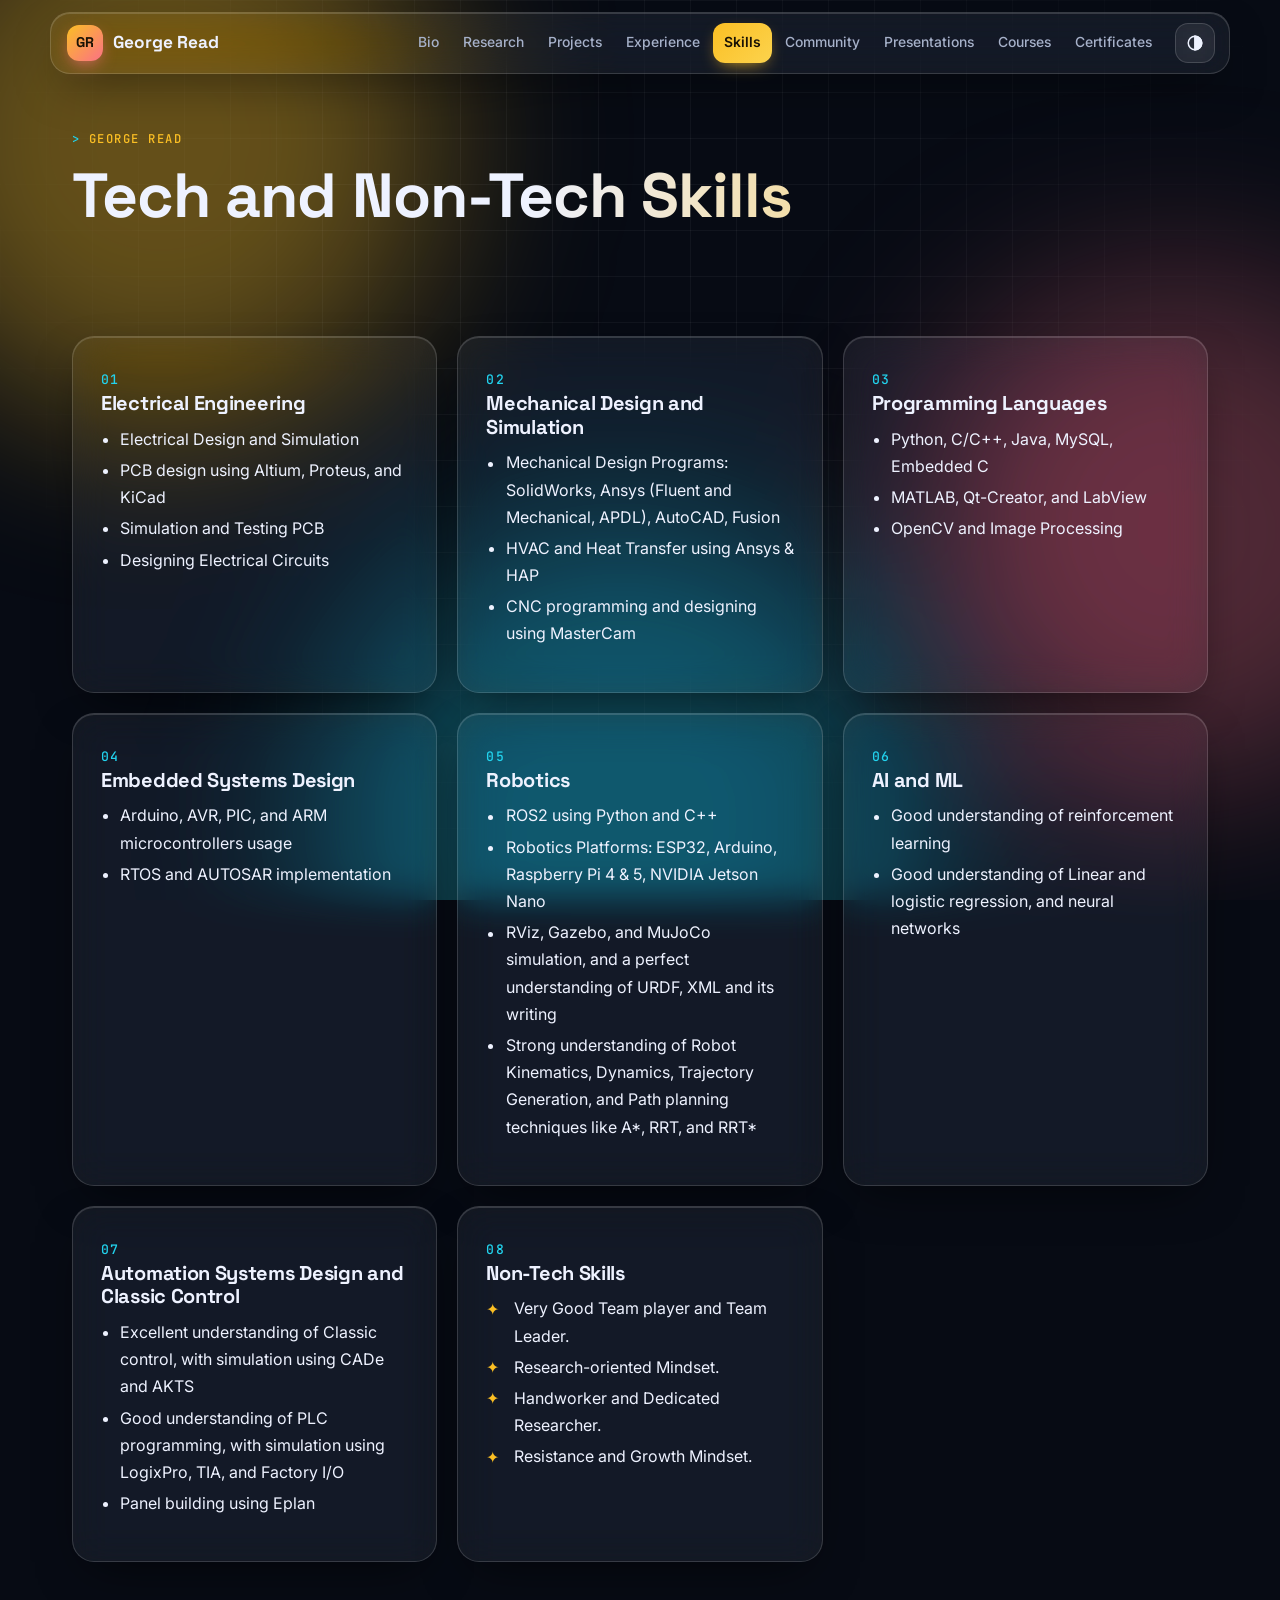
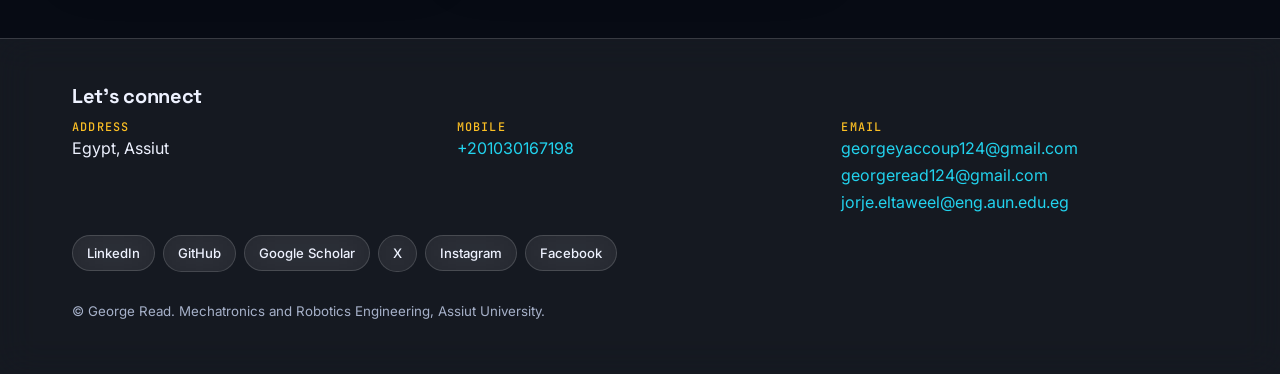
<file: skills.html>
<!DOCTYPE html>
<html lang="en">
<head>
<meta charset="utf-8"><meta name="viewport" content="width=device-width,initial-scale=1">
<title>George Read | Tech and Non-Tech Skills</title>
<meta name="description" content="Technical and non-technical skills: robotics, ROS2, embedded systems, PLC and automation, mechanical design and simulation, AI and ML.">
<meta property="og:type" content="website"><meta property="og:title" content="George Read | Tech and Non-Tech Skills"><meta property="og:description" content="Technical and non-technical skills: robotics, ROS2, embedded systems, PLC and automation, mechanical design and simulation, AI and ML.">

<meta name="twitter:card" content="summary_large_image"><meta name="theme-color" content="#070b14"><meta name="color-scheme" content="dark light">
<link rel="icon" href="assets/favicon.svg" type="image/svg+xml">
<link rel="preconnect" href="https://fonts.googleapis.com"><link rel="preconnect" href="https://fonts.gstatic.com" crossorigin>
<link rel="stylesheet" href="https://fonts.googleapis.com/css2?family=Inter:wght@400;500;600&family=JetBrains+Mono:wght@400;500&family=Space+Grotesk:wght@500;700&display=swap">
<link rel="stylesheet" href="assets/css/style.css">
</head>
<body>
<div class="orbs" aria-hidden="true"><i></i><i></i><i></i></div>
<a class="skip" href="#main">Skip to content</a><div id="progress"></div>
<header class="nav"><div class="wrap">
<a class="brand" href="index.html"><span class="logo">GR</span>George Read</a>
<nav class="links" id="links" aria-label="Main"><a href="index.html">Bio</a><a href="research.html">Research</a><a href="projects.html">Projects</a><a href="experience.html">Experience</a><a href="skills.html" class="on" aria-current="page">Skills</a><a href="community.html">Community</a><a href="presentations.html">Presentations</a><a href="courses.html">Courses</a><a href="certificates.html">Certificates</a></nav>
<button class="icon-btn theme" id="theme" aria-label="Toggle light/dark theme"><svg width="18" height="18" viewBox="0 0 24 24" fill="none" stroke="currentColor" stroke-width="2" stroke-linecap="round"><circle cx="12" cy="12" r="9"/><path d="M12 3v18" /><path d="M12 3a9 9 0 0 1 0 18z" fill="currentColor"/></svg></button>
<button class="icon-btn burger" id="burger" aria-label="Menu" aria-expanded="false"><svg width="18" height="18" viewBox="0 0 24 24" fill="none" stroke="currentColor" stroke-width="2" stroke-linecap="round"><path d="M4 7h16M4 12h16M4 17h16"/></svg></button>
</div></header>
<main id="main"><div class="ph"><div class="wrap"><span class="eyebrow">George Read</span><h1>Tech and Non-Tech Skills</h1></div></div><section class="sec"><div class="wrap"><div class="sk-grid"><div class="card rv"><span class="sk-n">01</span><h3>Electrical Engineering</h3><ul><li>Electrical Design and Simulation</li><li>PCB design using Altium, Proteus, and KiCad</li><li>Simulation and Testing PCB</li><li>Designing Electrical Circuits</li></ul></div><div class="card rv"><span class="sk-n">02</span><h3>Mechanical Design and Simulation</h3><ul><li>Mechanical Design Programs: SolidWorks, Ansys (Fluent and Mechanical, APDL), AutoCAD, Fusion</li><li>HVAC and Heat Transfer using Ansys &amp; HAP</li><li>CNC programming and designing using MasterCam</li></ul></div><div class="card rv"><span class="sk-n">03</span><h3>Programming Languages</h3><ul><li>Python, C/C++, Java, MySQL, Embedded C</li><li>MATLAB, Qt-Creator, and LabView</li><li>OpenCV and Image Processing</li></ul></div><div class="card rv"><span class="sk-n">04</span><h3>Embedded Systems Design</h3><ul><li>Arduino, AVR, PIC, and ARM microcontrollers usage</li><li>RTOS and AUTOSAR implementation</li></ul></div><div class="card rv"><span class="sk-n">05</span><h3>Robotics</h3><ul><li>ROS2 using Python and C++</li><li>Robotics Platforms: ESP32, Arduino, Raspberry Pi 4 &amp; 5, NVIDIA Jetson Nano</li><li>RViz, Gazebo, and MuJoCo simulation, and a perfect understanding of URDF, XML and its writing</li><li>Strong understanding of Robot Kinematics, Dynamics, Trajectory Generation, and Path planning techniques like A*, RRT, and RRT*</li></ul></div><div class="card rv"><span class="sk-n">06</span><h3>AI and ML</h3><ul><li>Good understanding of reinforcement learning</li><li>Good understanding of Linear and logistic regression, and neural networks</li></ul></div><div class="card rv"><span class="sk-n">07</span><h3>Automation Systems Design and Classic Control</h3><ul><li>Excellent understanding of Classic control, with simulation using CADe and AKTS</li><li>Good understanding of PLC programming, with simulation using LogixPro, TIA, and Factory I/O</li><li>Panel building using Eplan</li></ul></div><div class="card rv"><span class="sk-n">08</span><h3>Non-Tech Skills</h3><ul class="check"><li>Very Good Team player and Team Leader.</li><li>Research-oriented Mindset.</li><li>Handworker and Dedicated Researcher.</li><li>Resistance and Growth Mindset.</li></ul></div></div></div></section></main>
<footer><div class="wrap"><h3>Let’s connect</h3><div class="contact"><div><b>Address</b>Egypt, Assiut</div><div><b>Mobile</b><a href="tel:+201030167198">+201030167198</a></div><div><b>Email</b><a href="mailto:georgeyaccoup124@gmail.com">georgeyaccoup124@gmail.com</a><br><a href="mailto:georgeread124@gmail.com">georgeread124@gmail.com</a><br><a href="mailto:jorje.eltaweel@eng.aun.edu.eg">jorje.eltaweel@eng.aun.edu.eg</a></div></div><div class="pills" style="margin-top:18px"><a class="pill" href="https://www.linkedin.com/in/george-yaccoup/" target="_blank" rel="noopener">LinkedIn</a><a class="pill" href="https://github.com/georgeyaccoup" target="_blank" rel="noopener">GitHub</a><a class="pill" href="https://scholar.google.com/citations?user=r1-InQ8AAAAJ&amp;hl=en" target="_blank" rel="noopener">Google Scholar</a><a class="pill" href="https://x.com/yaccoupgeorge" target="_blank" rel="noopener">X</a><a class="pill" href="https://www.instagram.com/george_yaccoup124/" target="_blank" rel="noopener">Instagram</a><a class="pill" href="https://www.facebook.com/share/1CzhpdvQAa/" target="_blank" rel="noopener">Facebook</a></div><p style="margin-top:26px"><small>© George Read. Mechatronics and Robotics Engineering, Assiut University.</small></p></div></footer>
<script src="assets/js/app.js" defer></script>
</body></html>
</file>
<file: assets/css/style.css>
/* ===== George Read | glass theme: midnight + desert gold + coral + electric cyan ===== */
:root{--bg:#070b14;--text:#eef2ff;--muted:#a6b1c9;--glass:rgba(255,255,255,.06);--glass2:rgba(255,255,255,.1);--edge:rgba(255,255,255,.15);--edge2:rgba(255,255,255,.3);
--gold:#fbbf24;--coral:#fb7185;--cyan:#22d3ee;--ink:#1a1205;--accent:var(--cyan);--shadow:0 18px 50px -18px rgba(0,0,0,.65);--grid:rgba(255,255,255,.045);
--o1:rgba(251,191,36,.38);--o2:rgba(251,113,133,.30);--o3:rgba(34,211,238,.30);--r:22px;--max:1180px;color-scheme:dark}
:root[data-theme="light"]{--bg:#fdf5e6;--text:#1c1633;--muted:#5d5873;--glass:rgba(255,255,255,.55);--glass2:rgba(255,255,255,.78);--edge:rgba(255,255,255,.9);--edge2:rgba(120,90,40,.28);
--gold:#d97706;--coral:#e11d48;--cyan:#0e7490;--accent:#0e7490;--shadow:0 18px 44px -20px rgba(120,80,20,.35);--grid:rgba(60,40,10,.06);
--o1:rgba(251,191,36,.55);--o2:rgba(251,113,133,.35);--o3:rgba(34,211,238,.35);color-scheme:light}
*{box-sizing:border-box}html{scroll-behavior:smooth;scroll-padding-top:100px}
body{margin:0;background:var(--bg);color:var(--text);font:16px/1.7 Inter,system-ui,-apple-system,"Segoe UI",Roboto,sans-serif;-webkit-font-smoothing:antialiased;min-height:100vh;position:relative}
body:before{content:"";position:fixed;inset:0;z-index:-1;pointer-events:none;background-image:linear-gradient(var(--grid) 1px,transparent 1px),linear-gradient(90deg,var(--grid) 1px,transparent 1px);background-size:46px 46px;-webkit-mask-image:radial-gradient(ellipse at 50% 30%,#000 25%,transparent 78%);mask-image:radial-gradient(ellipse at 50% 30%,#000 25%,transparent 78%)}
.orbs{position:fixed;inset:0;z-index:-2;overflow:hidden;pointer-events:none}.orbs i{position:absolute;border-radius:50%;filter:blur(90px);animation:drift 24s ease-in-out infinite alternate}
.orbs i:nth-child(1){width:560px;height:560px;background:var(--o1);top:-140px;left:-120px}.orbs i:nth-child(2){width:520px;height:520px;background:var(--o2);top:30vh;right:-160px;animation-delay:-8s}.orbs i:nth-child(3){width:600px;height:600px;background:var(--o3);bottom:-220px;left:25vw;animation-delay:-15s}
@keyframes drift{to{transform:translate(70px,50px) scale(1.12)}}
h1,h2,h3,h4{font-family:"Space Grotesk",Inter,system-ui,sans-serif;line-height:1.18;margin:0 0 .5em;letter-spacing:-.015em}
h1{font-size:clamp(2.2rem,5.4vw,3.9rem);font-weight:700}h2{font-size:clamp(1.5rem,3vw,2.1rem)}h3{font-size:1.25rem}h4{font-size:1.02rem}
p{margin:0 0 1em}a{color:var(--accent);text-decoration:none}a:hover{text-decoration:underline}
img{max-width:100%;height:auto;display:block}ul{padding-left:1.2em;margin:0 0 1em}li{margin:.25em 0}
.wrap{max-width:var(--max);margin:0 auto;padding:0 22px}.sec{padding:46px 0}.sec.alt{background:linear-gradient(180deg,transparent,var(--glass),transparent)}
.skip{position:absolute;left:-999px}.skip:focus{left:12px;top:12px;background:var(--gold);color:var(--ink);padding:8px 14px;border-radius:10px;z-index:99}
#progress{position:fixed;top:0;left:0;height:3px;width:0;background:linear-gradient(90deg,var(--gold),var(--coral),var(--cyan));z-index:60}
/* glass primitive */
.card,.stat,.quote,.file,.pill,.chip,.search,.icon-btn,.nav .wrap,.hero-img,.fb img{background:var(--glass);border:1px solid var(--edge);-webkit-backdrop-filter:blur(18px) saturate(160%);backdrop-filter:blur(18px) saturate(160%)}
@supports not (backdrop-filter:blur(1px)){.card,.stat,.quote,.file,.pill,.chip,.search,.icon-btn,.nav .wrap{background:color-mix(in srgb,var(--bg) 85%,#fff 8%)}}
.card,.stat,.file{position:relative;box-shadow:var(--shadow),inset 0 1px 0 var(--edge);overflow:hidden}
.card:before,.stat:before,.file:before{content:"";position:absolute;inset:0;border-radius:inherit;pointer-events:none;opacity:0;transition:opacity .35s;background:radial-gradient(420px circle at var(--mx,50%) var(--my,0%),rgba(255,255,255,.13),transparent 60%)}
.card:hover:before,.stat:hover:before,.file:hover:before{opacity:1}
/* nav */
.nav{position:sticky;top:12px;z-index:50;padding:0 12px}
.nav .wrap{display:flex;align-items:center;gap:12px;height:62px;border-radius:20px;padding:0 14px 0 16px;max-width:var(--max);box-shadow:var(--shadow),inset 0 1px 0 var(--edge)}
.brand{display:flex;align-items:center;gap:10px;font-family:"Space Grotesk",sans-serif;font-weight:700;color:var(--text);font-size:1.08rem;white-space:nowrap}.brand:hover{text-decoration:none}
.logo{width:36px;height:36px;border-radius:12px;display:grid;place-items:center;background:linear-gradient(135deg,var(--gold),var(--coral));color:var(--ink);font-size:.88rem;font-weight:700;box-shadow:0 6px 18px -6px var(--coral)}
.links{display:flex;gap:2px;margin-left:auto;flex-wrap:nowrap}.links a{color:var(--muted);padding:8px 11px;border-radius:12px;font-size:.87rem;font-weight:500;white-space:nowrap;transition:.2s}
.links a:hover{color:var(--text);background:var(--glass2);text-decoration:none}.links a.on{color:var(--ink);background:linear-gradient(135deg,var(--gold),#fcd34d);font-weight:600;box-shadow:0 6px 18px -8px var(--gold)}
.icon-btn{color:var(--text);width:40px;height:40px;border-radius:13px;cursor:pointer;display:grid;place-items:center}.icon-btn:hover{border-color:var(--edge2)}.burger{display:none}
@media(max-width:1080px){.burger{display:grid;margin-left:0}.icon-btn.theme{margin-left:auto}.links{position:fixed;top:86px;left:12px;right:12px;flex-direction:column;margin:0;padding:12px;border-radius:20px;background:color-mix(in srgb,var(--bg) 78%,transparent);border:1px solid var(--edge);-webkit-backdrop-filter:blur(24px);backdrop-filter:blur(24px);display:none;box-shadow:var(--shadow)}.links.open{display:flex}.links a{font-size:1rem;padding:12px 14px}}
/* hero + headings */
.hero{padding:58px 0 30px}.hero .grid{display:grid;grid-template-columns:1.1fr .9fr;gap:44px;align-items:center}@media(max-width:900px){.hero .grid{grid-template-columns:1fr}}
.eyebrow{display:inline-block;font:500 .76rem "JetBrains Mono",ui-monospace,Menlo,monospace;letter-spacing:.12em;text-transform:uppercase;color:var(--gold);margin-bottom:1em}.eyebrow:before{content:"> ";color:var(--cyan)}
.grad{background:linear-gradient(90deg,var(--gold),var(--coral) 60%,var(--cyan));-webkit-background-clip:text;background-clip:text;color:transparent}
.lead{font-size:1.1rem;color:var(--muted);max-width:60ch}
.hero-img{border-radius:30px;padding:10px;box-shadow:var(--shadow),inset 0 1px 0 var(--edge);transform:rotate(1.2deg);transition:transform .5s}.hero-img:hover{transform:rotate(0)}.hero-img img{border-radius:22px}
.btns{display:flex;flex-wrap:wrap;gap:10px;margin:24px 0}
.btn{display:inline-flex;align-items:center;gap:8px;padding:12px 22px;border-radius:14px;font-weight:600;color:var(--text);background:var(--glass);border:1px solid var(--edge);-webkit-backdrop-filter:blur(14px);backdrop-filter:blur(14px);cursor:pointer;font-size:.95rem;transition:.25s}
.btn:hover{text-decoration:none;transform:translateY(-2px);border-color:var(--edge2);box-shadow:var(--shadow)}
.btn.pri{background:linear-gradient(135deg,var(--gold),var(--coral));color:var(--ink);border:0;box-shadow:0 12px 30px -10px var(--coral)}
.pills{display:flex;flex-wrap:wrap;gap:8px;margin-top:10px}.pill{font-size:.82rem;padding:6px 14px;border-radius:99px;color:var(--text);font-weight:500}
a.pill:hover{border-color:var(--gold);color:var(--gold);text-decoration:none}.pill.fun{font-family:"JetBrains Mono",ui-monospace,monospace;font-size:.76rem;color:var(--muted)}
.stats{display:grid;grid-template-columns:repeat(4,1fr);gap:14px;margin-top:6px}@media(max-width:760px){.stats{grid-template-columns:repeat(2,1fr)}}
.stat{border-radius:var(--r);padding:22px;text-align:center}.stat b{display:block;font:700 2.1rem "Space Grotesk",sans-serif;background:linear-gradient(135deg,var(--gold),var(--coral));-webkit-background-clip:text;background-clip:text;color:transparent}.stat span{color:var(--muted);font-size:.88rem}
.ph{padding:62px 0 26px}.ph h1{background:linear-gradient(90deg,var(--text) 40%,var(--gold));-webkit-background-clip:text;background-clip:text;color:transparent}.ph p{max-width:80ch;color:var(--muted);font-size:1.05rem;margin:0}
.card{border-radius:var(--r);padding:28px}
.two{display:grid;grid-template-columns:1fr 1fr;gap:24px}@media(max-width:860px){.two{grid-template-columns:1fr}}
.quote{border-radius:var(--r);border-left:4px solid var(--gold);padding:20px 24px;font-size:1.08rem;box-shadow:var(--shadow)}
.check{list-style:none;padding:0}.check li{padding-left:28px;position:relative}.check li:before{content:"✦";position:absolute;left:0;color:var(--gold)}
.badge{display:inline-block;font:500 .72rem "JetBrains Mono",ui-monospace,monospace;letter-spacing:.04em;padding:5px 12px;border-radius:99px;background:color-mix(in srgb,var(--gold) 16%,transparent);color:var(--gold);border:1px solid color-mix(in srgb,var(--gold) 35%,transparent);margin-bottom:12px}
.meta{color:var(--muted);font:400 .84rem "JetBrains Mono",ui-monospace,monospace;margin-bottom:.9em}
.tags{display:flex;flex-wrap:wrap;gap:6px;margin:10px 0}.tag{font:400 .72rem "JetBrains Mono",ui-monospace,monospace;padding:3px 10px;border-radius:8px;background:color-mix(in srgb,var(--cyan) 11%,transparent);color:var(--accent);border:1px solid color-mix(in srgb,var(--cyan) 28%,transparent)}
.links-row{display:flex;flex-wrap:wrap;gap:8px;margin-top:12px}.links-row a{font-size:.82rem;font-weight:600;padding:7px 13px;border:1px solid var(--edge);border-radius:11px;background:var(--glass);color:var(--text);transition:.2s}
.links-row a:hover{border-color:var(--gold);color:var(--gold);text-decoration:none;transform:translateY(-1px)}
.gal{columns:3 220px;column-gap:14px;margin:18px 0}.gal.sm{columns:2 140px}
.shot{margin:0 0 14px;break-inside:avoid;border-radius:16px;overflow:hidden;border:1px solid var(--edge);background:var(--glass);box-shadow:0 10px 26px -14px rgba(0,0,0,.6);transition:transform .35s,border-color .35s}
.shot:hover{transform:translateY(-3px);border-color:var(--edge2)}.shot a{display:block;cursor:zoom-in;overflow:hidden}.shot img{width:100%;transition:transform .6s}.shot a:hover img{transform:scale(1.05)}
.shot figcaption{padding:9px 13px;font-size:.82rem;color:var(--muted)}
.proj-grid{display:grid;grid-template-columns:repeat(auto-fill,minmax(min(100%,520px),1fr));gap:24px;align-items:start}
.proj{display:flex;flex-direction:column}.proj .gal{margin:0 0 16px}.proj h3{margin-bottom:.35em}.proj[hidden]{display:none}.proj .shot img{max-height:440px;object-fit:contain;background:rgba(0,0,0,.18)}
.filters{display:flex;flex-wrap:wrap;gap:8px;align-items:center;margin:0 0 24px}.chip{color:var(--text);padding:9px 17px;border-radius:99px;cursor:pointer;font:500 .86rem Inter,sans-serif;transition:.2s}.chip:hover{border-color:var(--edge2)}
.chip[aria-pressed=true]{background:linear-gradient(135deg,var(--gold),var(--coral));color:var(--ink);border-color:transparent;font-weight:600}
.search{flex:1;min-width:190px;padding:11px 18px;border-radius:99px;color:var(--text);font:inherit;font-size:.9rem;outline:none}.search:focus{border-color:var(--gold)}.search::placeholder{color:var(--muted)}
.feature{border-color:color-mix(in srgb,var(--gold) 45%,var(--edge));box-shadow:var(--shadow),0 0 60px -25px var(--gold),inset 0 1px 0 var(--edge)}
.sub{border-top:1px solid var(--edge);padding-top:22px;margin-top:22px}
.tl{position:relative;padding-left:30px;border-left:2px solid var(--edge);margin-left:8px}.tl>article{position:relative;margin-bottom:34px}
.tl>article.card{overflow:visible}.tl>article:after{content:"";position:absolute;left:-40px;top:34px;width:16px;height:16px;border-radius:50%;background:linear-gradient(135deg,var(--gold),var(--coral));border:4px solid var(--bg);box-shadow:0 0 18px var(--gold)}
.certs-mini{display:flex;flex-wrap:wrap;gap:10px;margin-top:12px}.certs-mini .shot{width:120px;margin:0}
.sk-grid{display:grid;grid-template-columns:repeat(auto-fill,minmax(310px,1fr));gap:20px}.sk-n{font:500 .82rem "JetBrains Mono",ui-monospace,monospace;color:var(--cyan);letter-spacing:.1em}
.res3{display:grid;grid-template-columns:repeat(3,1fr);gap:14px;margin:14px 0}@media(max-width:700px){.res3{grid-template-columns:1fr}}.res3 .stat b{font-size:2.4rem}
.steps{counter-reset:s;list-style:none;padding:0}.steps li{counter-increment:s;position:relative;padding:0 0 18px 54px}
.steps li:before{content:counter(s);position:absolute;left:0;top:0;width:38px;height:38px;border-radius:12px;background:linear-gradient(135deg,var(--gold),var(--coral));color:var(--ink);display:grid;place-items:center;font-weight:700}
.vid{position:relative;aspect-ratio:16/9;border-radius:var(--r);overflow:hidden;background:#000;border:1px solid var(--edge);box-shadow:var(--shadow)}
.vid iframe,.vid button{position:absolute;inset:0;width:100%;height:100%;border:0}.vid button{background:center/cover;cursor:pointer;display:grid;place-items:center;padding:0}
.vid button:after{content:"▶";width:78px;height:78px;border-radius:50%;background:rgba(255,255,255,.16);border:1px solid rgba(255,255,255,.4);-webkit-backdrop-filter:blur(10px);backdrop-filter:blur(10px);color:#fff;display:grid;place-items:center;font-size:1.6rem;padding-left:5px;transition:.25s}.vid button:hover:after{background:var(--gold);color:var(--ink);transform:scale(1.1)}
.frame{width:100%;height:min(80vh,760px);border:1px solid var(--edge);border-radius:var(--r);background:var(--glass)}
.files{display:grid;grid-template-columns:repeat(auto-fill,minmax(300px,1fr));gap:14px}
.file{display:flex;align-items:center;gap:14px;padding:14px 16px;border-radius:16px;color:var(--text);transition:.25s}.file:hover{border-color:var(--gold);text-decoration:none;transform:translateY(-3px)}
.file i{font:600 .7rem "JetBrains Mono",ui-monospace,monospace;font-style:normal;padding:10px 8px;border-radius:11px;background:linear-gradient(135deg,var(--gold),var(--coral));color:var(--ink);min-width:48px;text-align:center}.file span{overflow-wrap:anywhere;font-size:.92rem;font-weight:500}
.contact{display:grid;grid-template-columns:repeat(auto-fit,minmax(220px,1fr));gap:18px}.contact b{display:block;font:500 .74rem "JetBrains Mono",ui-monospace,monospace;text-transform:uppercase;letter-spacing:.1em;color:var(--gold)}
.fb{display:grid;grid-template-columns:auto 1fr;gap:26px;align-items:center}@media(max-width:620px){.fb{grid-template-columns:1fr}}.fb img{width:170px;border-radius:18px;background:#fff;padding:8px}
footer{margin-top:30px;padding:46px 0 34px;border-top:1px solid var(--edge);background:var(--glass);-webkit-backdrop-filter:blur(18px);backdrop-filter:blur(18px)}footer small{color:var(--muted)}
.rv{opacity:0;transform:translateY(22px);transition:opacity .8s,transform .8s}.rv.in{opacity:1;transform:none}
@media(prefers-reduced-motion:reduce){.rv{opacity:1;transform:none;transition:none}html{scroll-behavior:auto}.orbs i{animation:none}.hero-img{transform:none}}
.lb{position:fixed;inset:0;background:rgba(4,7,14,.9);-webkit-backdrop-filter:blur(14px);backdrop-filter:blur(14px);z-index:100;display:none;align-items:center;justify-content:center;flex-direction:column;padding:20px}.lb.open{display:flex}
.lb img{max-width:94vw;max-height:80vh;object-fit:contain;border-radius:14px;box-shadow:0 30px 80px -20px #000}.lb p{color:#cbd5e1;margin:14px 0 0;text-align:center;max-width:80ch;font-size:.92rem}
.lb button{position:absolute;background:rgba(255,255,255,.12);border:1px solid rgba(255,255,255,.2);color:#fff;width:46px;height:46px;border-radius:50%;font-size:1.4rem;cursor:pointer}.lb button:hover{background:var(--gold);color:var(--ink)}
.lb .x{top:18px;right:18px}.lb .pv{left:16px;top:50%}.lb .nx{right:16px;top:50%}.lb .ct{position:absolute;top:26px;left:24px;color:#94a3b8;font:.85rem "JetBrains Mono",monospace}
@media print{.nav,.lb,#progress,.btns,.orbs{display:none}body{background:#fff;color:#000}}
</file>
